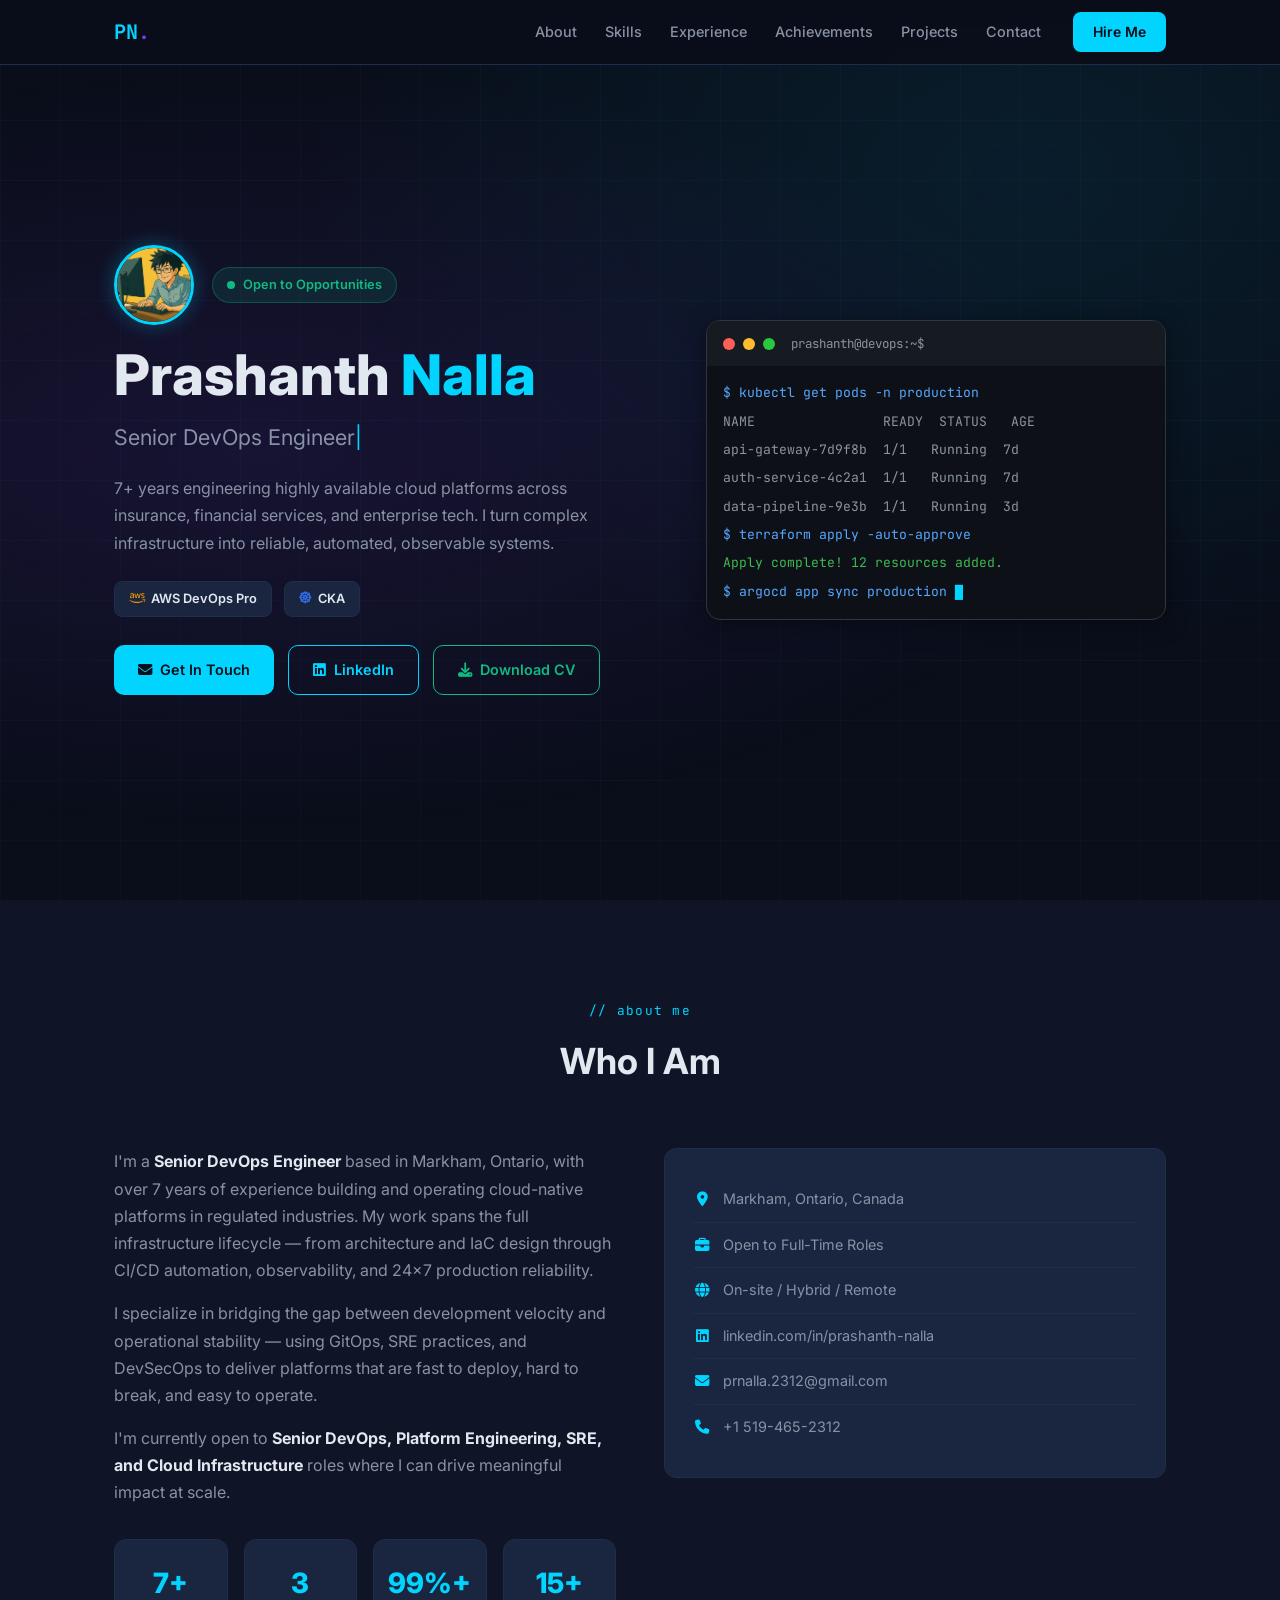
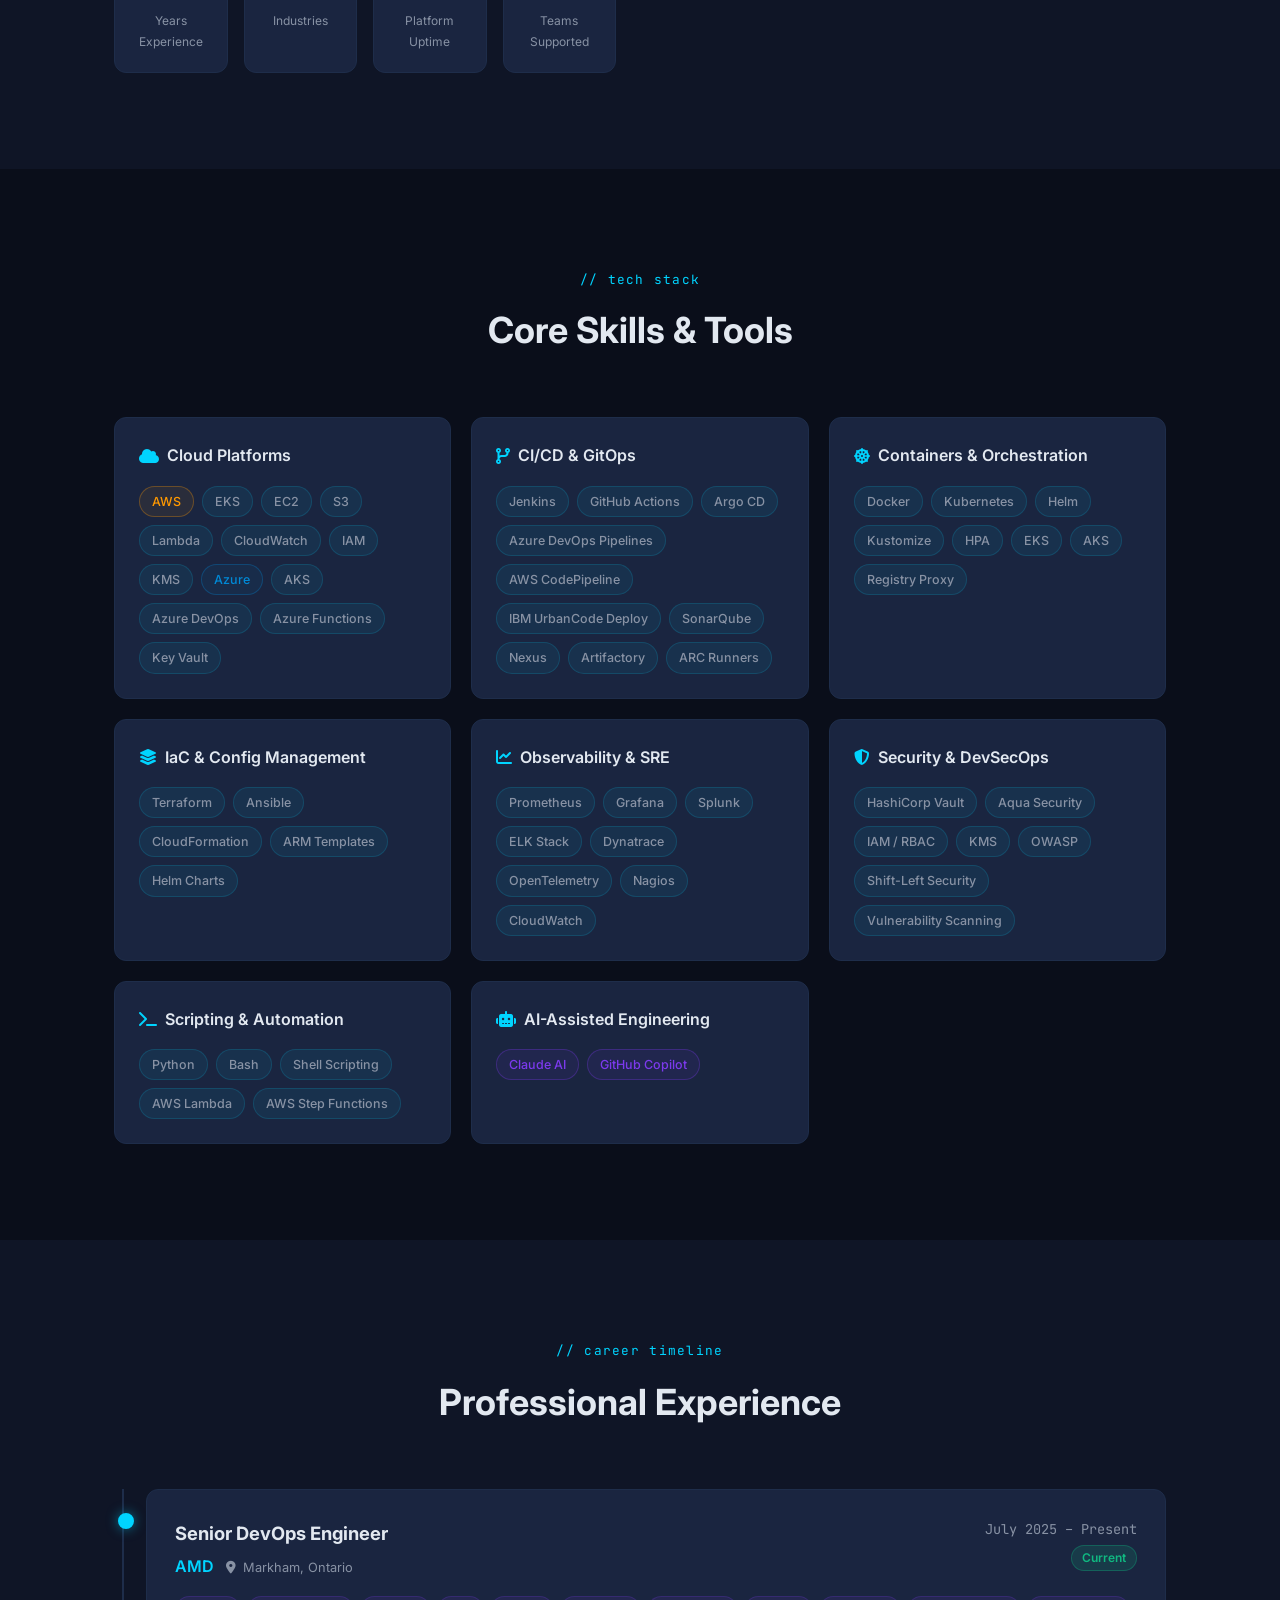
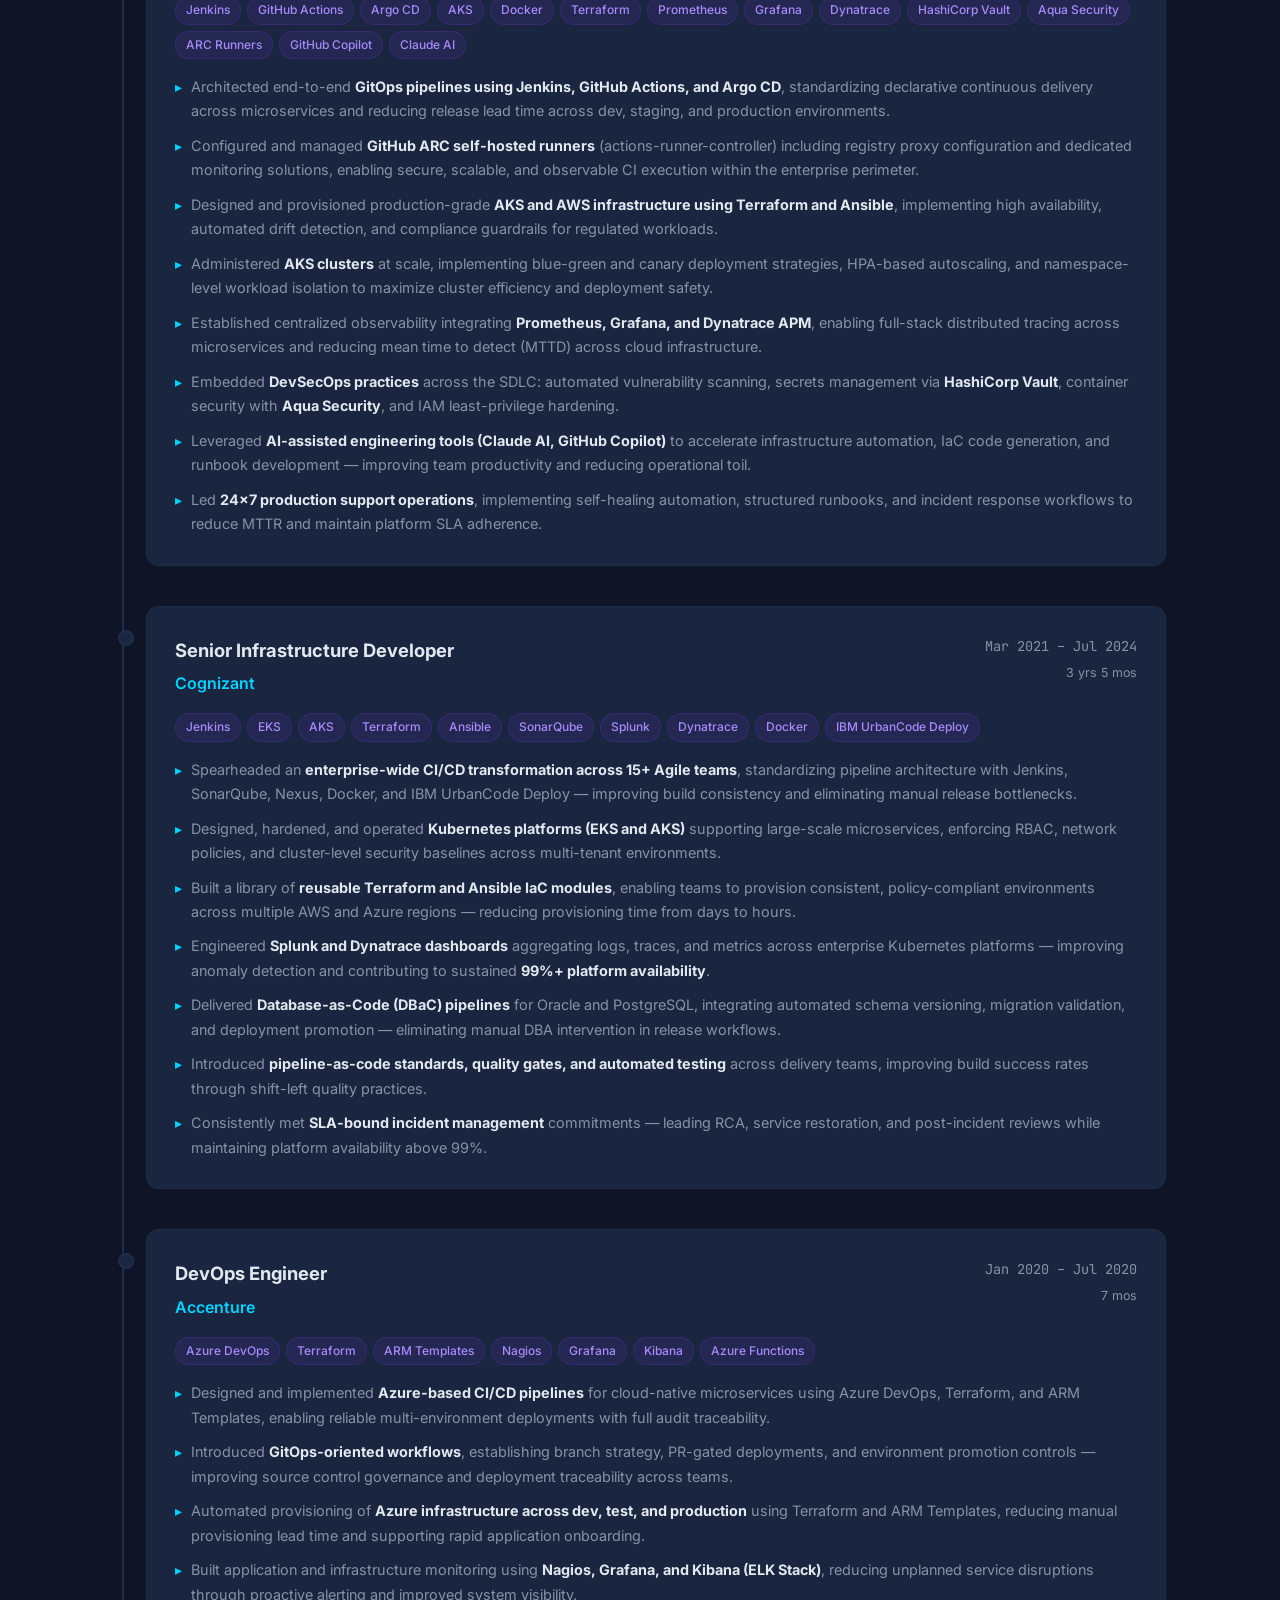
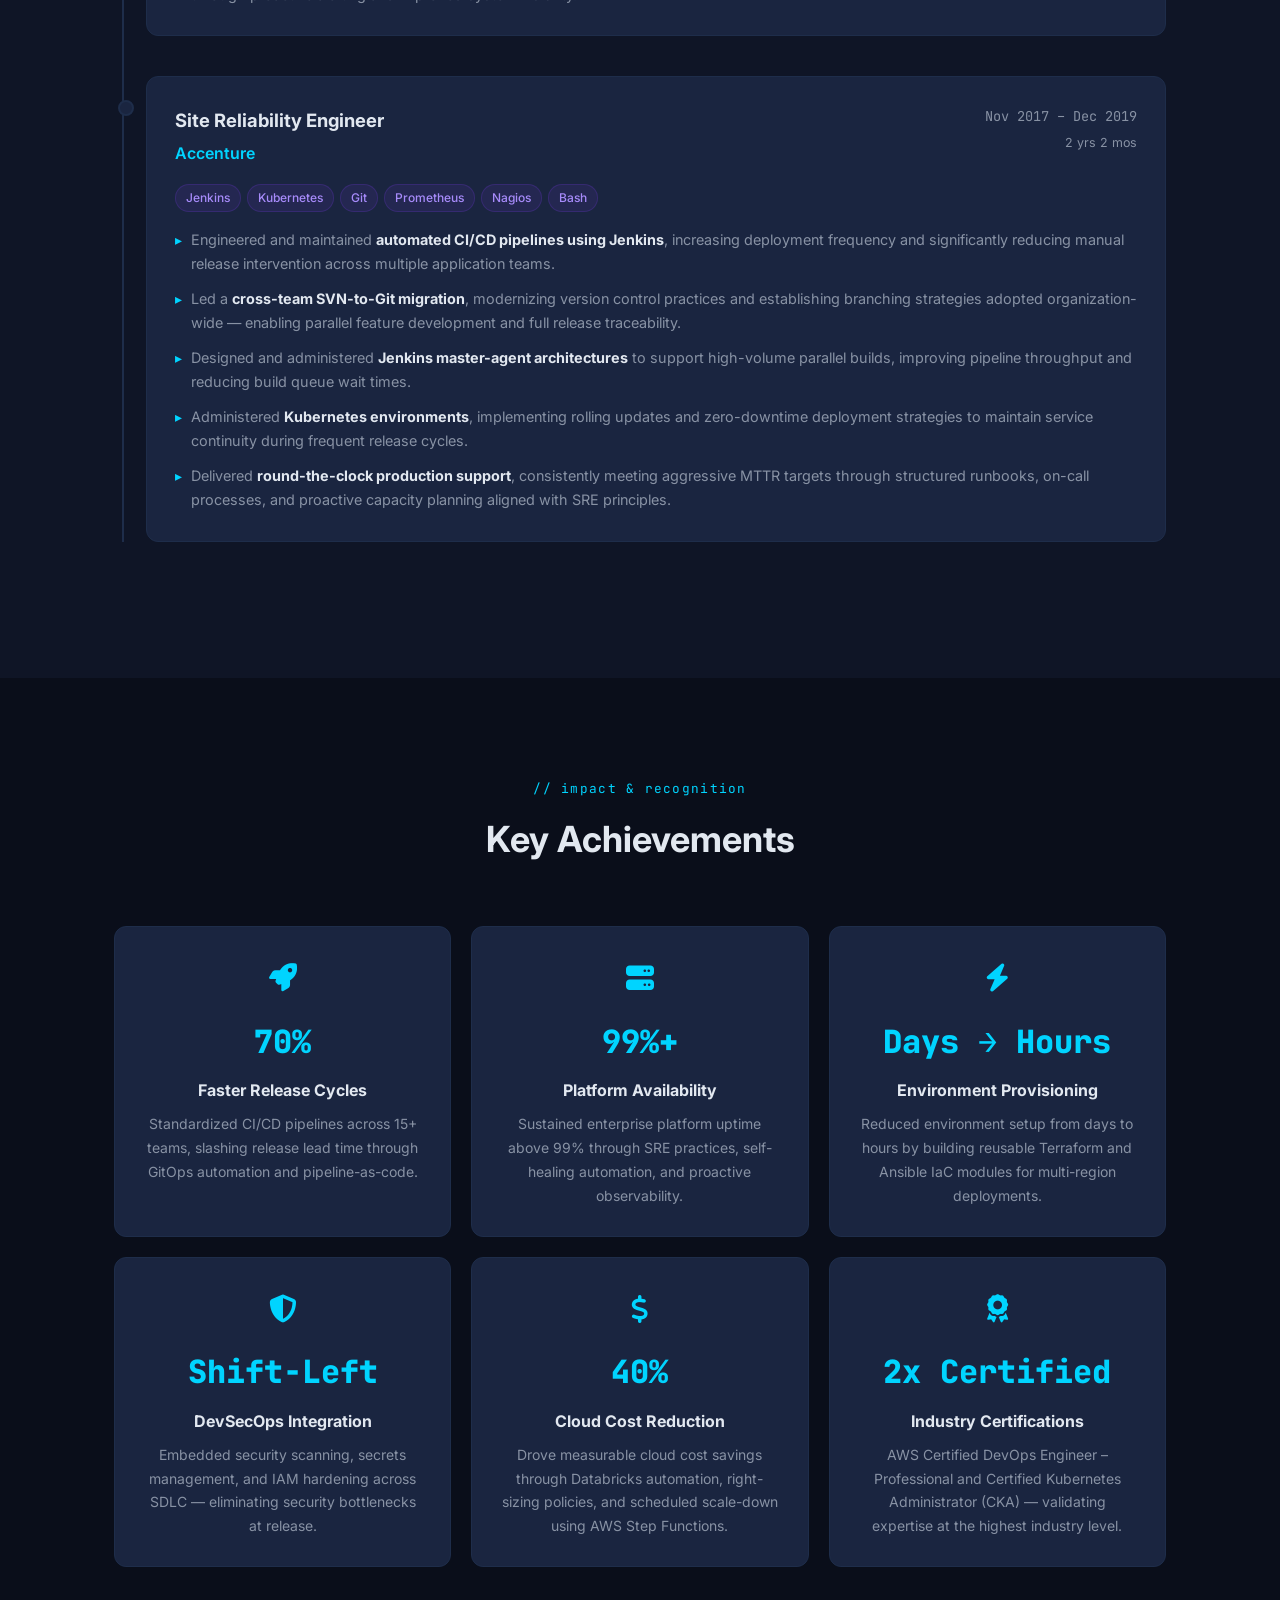
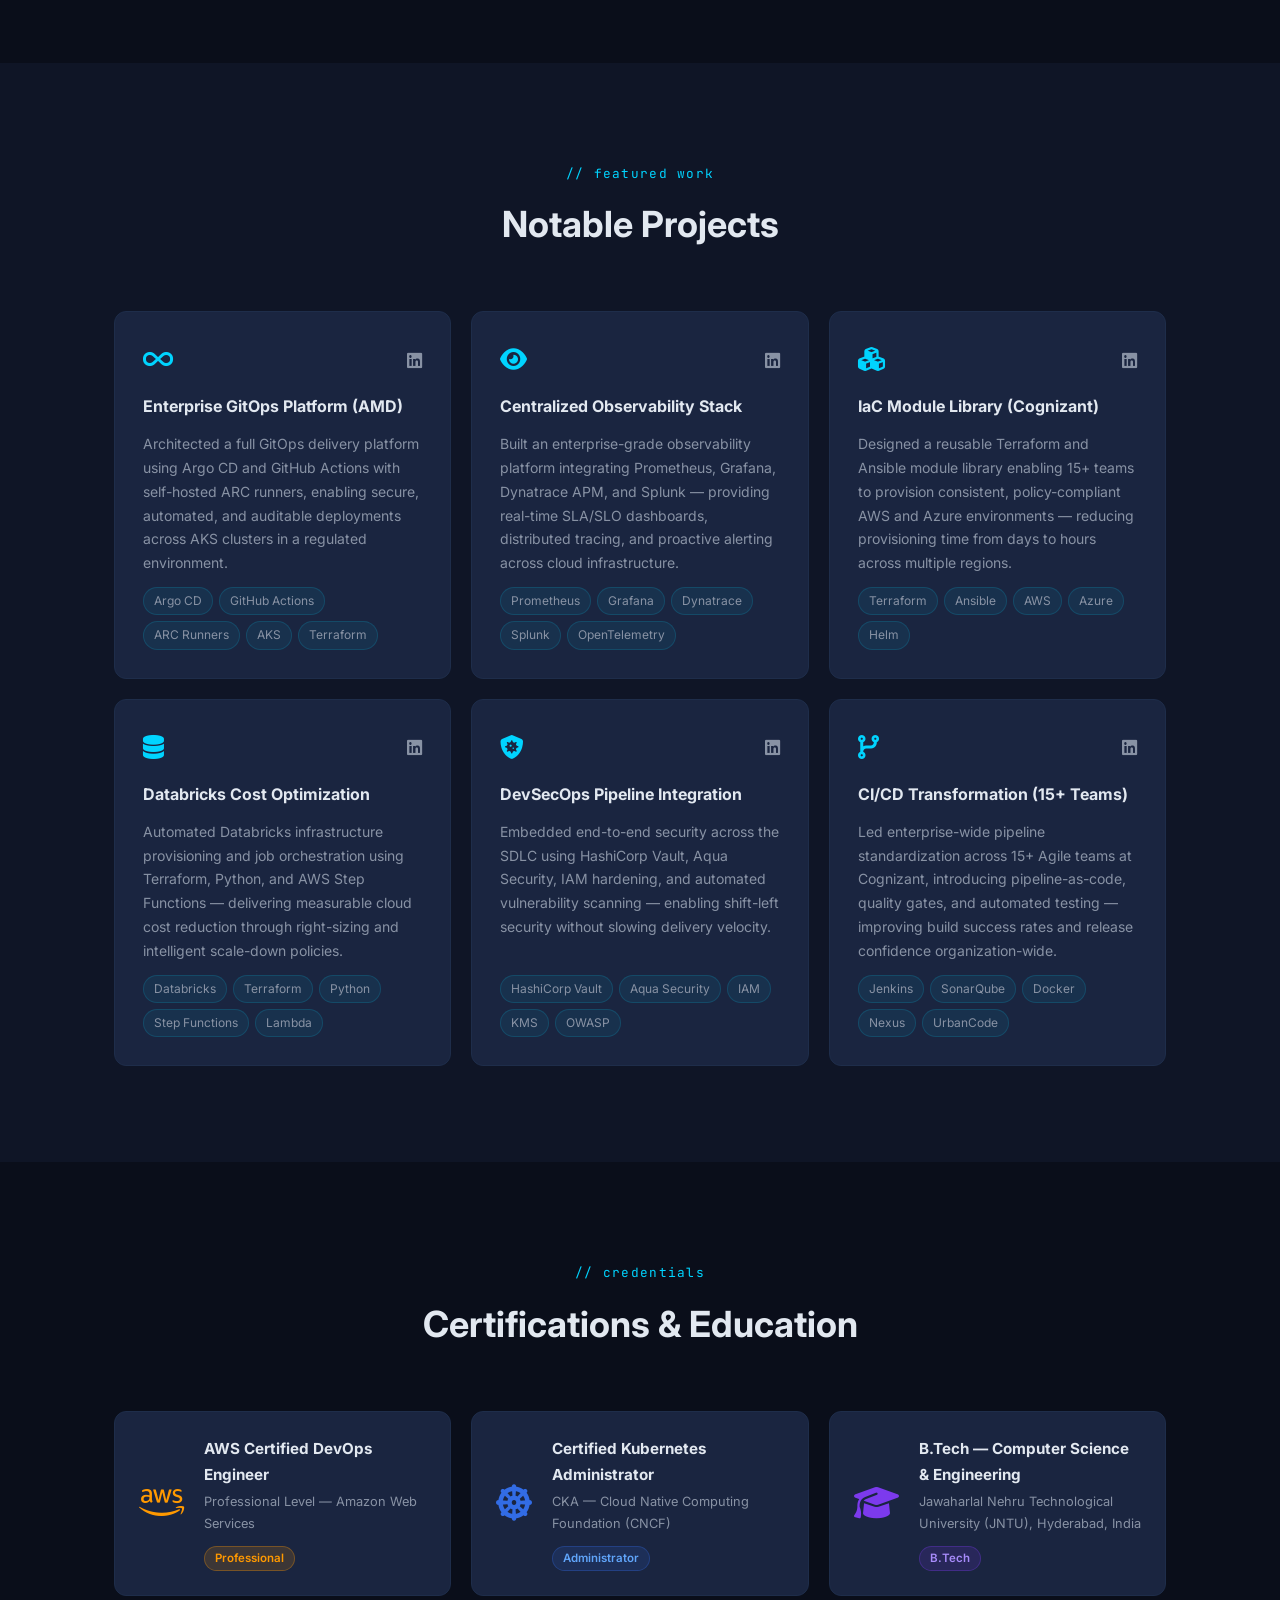
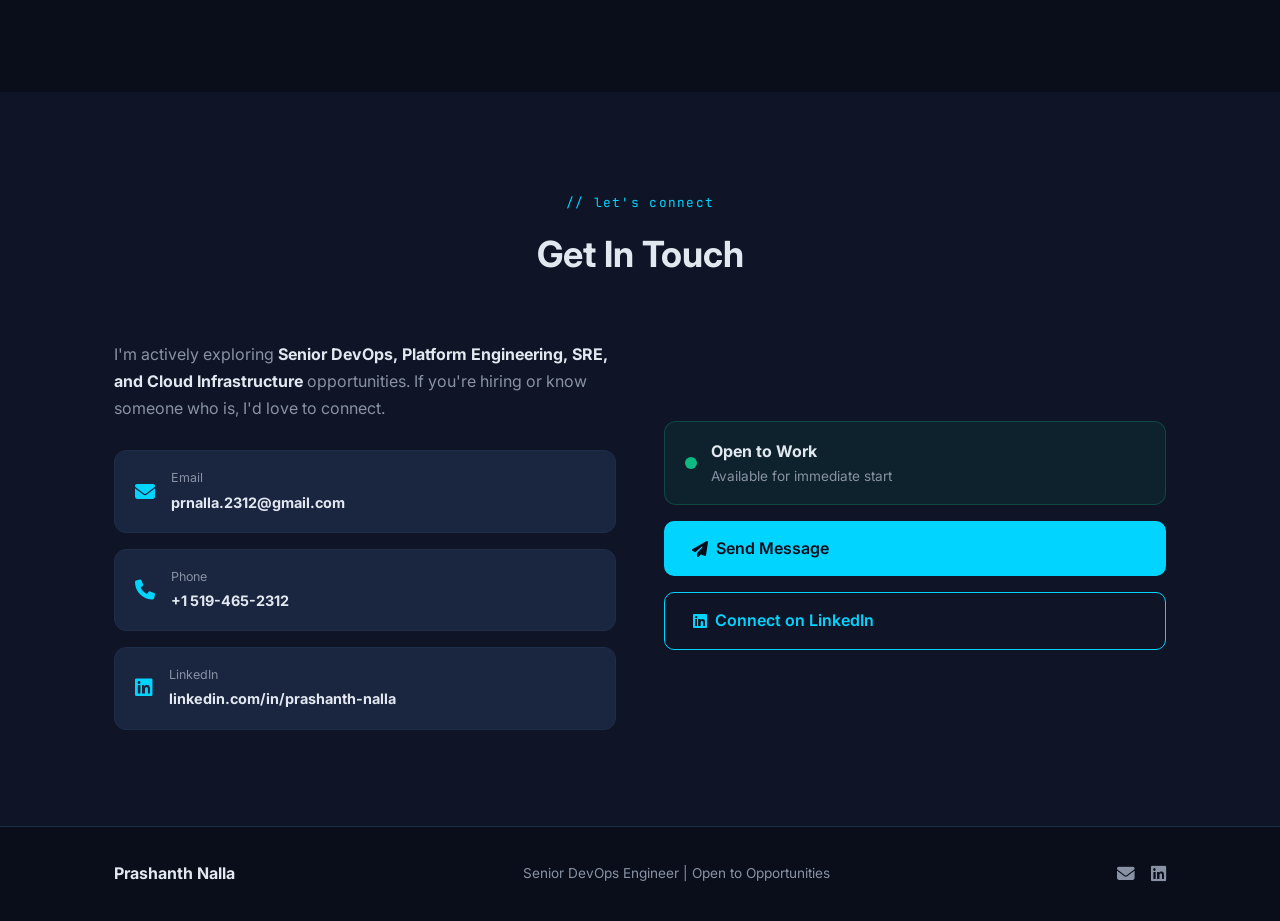
<file: index.html>
<!DOCTYPE html>
<html lang="en">
<head>
  <meta charset="UTF-8" />
  <meta name="viewport" content="width=device-width, initial-scale=1.0" />
  <meta name="description" content="Prashanth Nalla — Senior DevOps Engineer specializing in Cloud, SRE, GitOps, and Platform Engineering. Open to new opportunities." />
  <meta name="keywords" content="DevOps Engineer, SRE, Platform Engineering, Kubernetes, AWS, Azure, Terraform, GitOps, Cloud Infrastructure" />
  <meta name="author" content="Prashanth Nalla" />
  <title>Prashanth Nalla | Senior DevOps Engineer</title>
  <link rel="stylesheet" href="style.css" />
  <link rel="preconnect" href="https://fonts.googleapis.com" />
  <link rel="preconnect" href="https://fonts.gstatic.com" crossorigin />
  <link href="https://fonts.googleapis.com/css2?family=Inter:wght@300;400;500;600;700&family=JetBrains+Mono:wght@400;500&display=swap" rel="stylesheet" />
  <link rel="stylesheet" href="https://cdnjs.cloudflare.com/ajax/libs/font-awesome/6.5.0/css/all.min.css" />
</head>
<body>

  <!-- NAV -->
  <nav id="navbar">
    <div class="nav-container">
      <a href="#hero" class="nav-logo">PN<span class="dot">.</span></a>
      <ul class="nav-links">
        <li><a href="#about">About</a></li>
        <li><a href="#skills">Skills</a></li>
        <li><a href="#experience">Experience</a></li>
        <li><a href="#achievements">Achievements</a></li>
        <li><a href="#projects">Projects</a></li>
        <li><a href="#contact">Contact</a></li>
      </ul>
      <a href="#contact" class="nav-cta">Hire Me</a>
      <button class="hamburger" id="hamburger" aria-label="Toggle menu">
        <span></span><span></span><span></span>
      </button>
    </div>
  </nav>

  <!-- HERO -->
  <section id="hero">
    <div class="hero-bg">
      <div class="hero-grid"></div>
    </div>
    <div class="hero-content">
      <div class="hero-photo-row">
        <img src="images/profile.jpg" alt="Prashanth Nalla" class="hero-photo" />
        <div class="hero-badge">
          <span class="badge-dot"></span>
          Open to Opportunities
        </div>
      </div>
      <h1 class="hero-name">Prashanth <span class="accent">Nalla</span></h1>
      <h2 class="hero-title">
        <span class="typing-text" id="typingText"></span><span class="cursor">|</span>
      </h2>
      <p class="hero-summary">
        7+ years engineering highly available cloud platforms across insurance, financial services, and enterprise tech.
        I turn complex infrastructure into reliable, automated, observable systems.
      </p>
      <div class="hero-certs">
        <span class="cert-badge"><i class="fab fa-aws"></i> AWS DevOps Pro</span>
        <span class="cert-badge"><i class="fas fa-dharmachakra"></i> CKA</span>
      </div>
      <div class="hero-actions">
        <a href="mailto:prnalla.2312@gmail.com" class="btn btn-primary"><i class="fas fa-envelope"></i> Get In Touch</a>
        <a href="https://linkedin.com/in/prashanth-nalla-b593a0353" target="_blank" class="btn btn-secondary"><i class="fab fa-linkedin"></i> LinkedIn</a>
        <a href="Prashanth_Nalla_DevOps_Resume.pdf" download="Prashanth_Nalla_DevOps_Resume.pdf" class="btn btn-download"><i class="fas fa-download"></i> Download CV</a>
      </div>
    </div>
    <div class="hero-terminal">
      <div class="terminal-header">
        <span class="t-dot red"></span>
        <span class="t-dot yellow"></span>
        <span class="t-dot green"></span>
        <span class="t-title">prashanth@devops:~$</span>
      </div>
      <div class="terminal-body">
        <div class="t-line"><span class="t-cmd">$ kubectl get pods -n production</span></div>
        <div class="t-line t-out">NAME&nbsp;&nbsp;&nbsp;&nbsp;&nbsp;&nbsp;&nbsp;&nbsp;&nbsp;&nbsp;&nbsp;&nbsp;&nbsp;&nbsp;&nbsp;&nbsp;READY&nbsp;&nbsp;STATUS&nbsp;&nbsp;&nbsp;AGE</div>
        <div class="t-line t-out">api-gateway-7d9f8b&nbsp;&nbsp;1/1&nbsp;&nbsp;&nbsp;Running&nbsp;&nbsp;7d</div>
        <div class="t-line t-out">auth-service-4c2a1&nbsp;&nbsp;1/1&nbsp;&nbsp;&nbsp;Running&nbsp;&nbsp;7d</div>
        <div class="t-line t-out">data-pipeline-9e3b&nbsp;&nbsp;1/1&nbsp;&nbsp;&nbsp;Running&nbsp;&nbsp;3d</div>
        <div class="t-line"><span class="t-cmd">$ terraform apply -auto-approve</span></div>
        <div class="t-line t-success">Apply complete! 12 resources added.</div>
        <div class="t-line"><span class="t-cmd">$ argocd app sync production <span class="t-blink">&#9607;</span></span></div>
      </div>
    </div>
  </section>

  <!-- ABOUT -->
  <section id="about">
    <div class="container">
      <div class="section-header">
        <span class="section-tag">// about me</span>
        <h2>Who I Am</h2>
      </div>
      <div class="about-grid">
        <div class="about-text">
          <p>
            I'm a <strong>Senior DevOps Engineer</strong> based in Markham, Ontario, with over 7 years of experience
            building and operating cloud-native platforms in regulated industries. My work spans the full infrastructure
            lifecycle — from architecture and IaC design through CI/CD automation, observability, and 24x7 production reliability.
          </p>
          <p>
            I specialize in bridging the gap between development velocity and operational stability — using GitOps,
            SRE practices, and DevSecOps to deliver platforms that are fast to deploy, hard to break, and easy to operate.
          </p>
          <p>
            I'm currently open to <strong>Senior DevOps, Platform Engineering, SRE, and Cloud Infrastructure</strong> roles
            where I can drive meaningful impact at scale.
          </p>
          <div class="about-stats">
            <div class="stat"><span class="stat-num">7+</span><span class="stat-label">Years Experience</span></div>
            <div class="stat"><span class="stat-num">3</span><span class="stat-label">Industries</span></div>
            <div class="stat"><span class="stat-num">99%+</span><span class="stat-label">Platform Uptime</span></div>
            <div class="stat"><span class="stat-num">15+</span><span class="stat-label">Teams Supported</span></div>
          </div>
        </div>
        <div class="about-info">
          <div class="info-card">
            <div class="info-item"><i class="fas fa-map-marker-alt"></i><span>Markham, Ontario, Canada</span></div>
            <div class="info-item"><i class="fas fa-briefcase"></i><span>Open to Full-Time Roles</span></div>
            <div class="info-item"><i class="fas fa-globe"></i><span>On-site / Hybrid / Remote</span></div>
            <div class="info-item"><i class="fab fa-linkedin"></i><a href="https://linkedin.com/in/prashanth-nalla-b593a0353" target="_blank">linkedin.com/in/prashanth-nalla</a></div>
            <div class="info-item"><i class="fas fa-envelope"></i><a href="mailto:prnalla.2312@gmail.com">prnalla.2312@gmail.com</a></div>
            <div class="info-item"><i class="fas fa-phone"></i><span>+1 519-465-2312</span></div>
          </div>
        </div>
      </div>
    </div>
  </section>

  <!-- SKILLS -->
  <section id="skills">
    <div class="container">
      <div class="section-header">
        <span class="section-tag">// tech stack</span>
        <h2>Core Skills &amp; Tools</h2>
      </div>
      <div class="skills-grid">

        <div class="skill-category">
          <div class="skill-cat-header"><i class="fas fa-cloud"></i> Cloud Platforms</div>
          <div class="skill-tags">
            <span class="tag aws">AWS</span><span class="tag">EKS</span><span class="tag">EC2</span>
            <span class="tag">S3</span><span class="tag">Lambda</span><span class="tag">CloudWatch</span>
            <span class="tag">IAM</span><span class="tag">KMS</span>
            <span class="tag azure">Azure</span><span class="tag">AKS</span>
            <span class="tag">Azure DevOps</span><span class="tag">Azure Functions</span><span class="tag">Key Vault</span>
          </div>
        </div>

        <div class="skill-category">
          <div class="skill-cat-header"><i class="fas fa-code-branch"></i> CI/CD &amp; GitOps</div>
          <div class="skill-tags">
            <span class="tag">Jenkins</span><span class="tag">GitHub Actions</span><span class="tag">Argo CD</span>
            <span class="tag">Azure DevOps Pipelines</span><span class="tag">AWS CodePipeline</span>
            <span class="tag">IBM UrbanCode Deploy</span><span class="tag">SonarQube</span>
            <span class="tag">Nexus</span><span class="tag">Artifactory</span><span class="tag">ARC Runners</span>
          </div>
        </div>

        <div class="skill-category">
          <div class="skill-cat-header"><i class="fas fa-dharmachakra"></i> Containers &amp; Orchestration</div>
          <div class="skill-tags">
            <span class="tag">Docker</span><span class="tag">Kubernetes</span><span class="tag">Helm</span>
            <span class="tag">Kustomize</span><span class="tag">HPA</span><span class="tag">EKS</span>
            <span class="tag">AKS</span><span class="tag">Registry Proxy</span>
          </div>
        </div>

        <div class="skill-category">
          <div class="skill-cat-header"><i class="fas fa-layer-group"></i> IaC &amp; Config Management</div>
          <div class="skill-tags">
            <span class="tag">Terraform</span><span class="tag">Ansible</span><span class="tag">CloudFormation</span>
            <span class="tag">ARM Templates</span><span class="tag">Helm Charts</span>
          </div>
        </div>

        <div class="skill-category">
          <div class="skill-cat-header"><i class="fas fa-chart-line"></i> Observability &amp; SRE</div>
          <div class="skill-tags">
            <span class="tag">Prometheus</span><span class="tag">Grafana</span><span class="tag">Splunk</span>
            <span class="tag">ELK Stack</span><span class="tag">Dynatrace</span><span class="tag">OpenTelemetry</span>
            <span class="tag">Nagios</span><span class="tag">CloudWatch</span>
          </div>
        </div>

        <div class="skill-category">
          <div class="skill-cat-header"><i class="fas fa-shield-alt"></i> Security &amp; DevSecOps</div>
          <div class="skill-tags">
            <span class="tag">HashiCorp Vault</span><span class="tag">Aqua Security</span>
            <span class="tag">IAM / RBAC</span><span class="tag">KMS</span><span class="tag">OWASP</span>
            <span class="tag">Shift-Left Security</span><span class="tag">Vulnerability Scanning</span>
          </div>
        </div>

        <div class="skill-category">
          <div class="skill-cat-header"><i class="fas fa-terminal"></i> Scripting &amp; Automation</div>
          <div class="skill-tags">
            <span class="tag">Python</span><span class="tag">Bash</span><span class="tag">Shell Scripting</span>
            <span class="tag">AWS Lambda</span><span class="tag">AWS Step Functions</span>
          </div>
        </div>

        <div class="skill-category">
          <div class="skill-cat-header"><i class="fas fa-robot"></i> AI-Assisted Engineering</div>
          <div class="skill-tags">
            <span class="tag ai">Claude AI</span><span class="tag ai">GitHub Copilot</span>
          </div>
        </div>

      </div>
    </div>
  </section>

  <!-- EXPERIENCE -->
  <section id="experience">
    <div class="container">
      <div class="section-header">
        <span class="section-tag">// career timeline</span>
        <h2>Professional Experience</h2>
      </div>
      <div class="timeline">

        <!-- AMD -->
        <div class="timeline-item">
          <div class="timeline-marker current"></div>
          <div class="timeline-card">
            <div class="tc-header">
              <div>
                <h3 class="tc-role">Senior DevOps Engineer</h3>
                <div class="tc-company">AMD <span class="tc-location"><i class="fas fa-map-marker-alt"></i> Markham, Ontario</span></div>
              </div>
              <div class="tc-meta">
                <span class="tc-date">July 2025 – Present</span>
                <span class="tc-badge current-badge">Current</span>
              </div>
            </div>
            <div class="tc-stack">
              <span class="ts">Jenkins</span><span class="ts">GitHub Actions</span><span class="ts">Argo CD</span>
              <span class="ts">AKS</span><span class="ts">Docker</span><span class="ts">Terraform</span>
              <span class="ts">Prometheus</span><span class="ts">Grafana</span><span class="ts">Dynatrace</span>
              <span class="ts">HashiCorp Vault</span><span class="ts">Aqua Security</span>
              <span class="ts">ARC Runners</span><span class="ts">GitHub Copilot</span><span class="ts">Claude AI</span>
            </div>
            <ul class="tc-bullets">
              <li>Architected end-to-end <strong>GitOps pipelines using Jenkins, GitHub Actions, and Argo CD</strong>, standardizing declarative continuous delivery across microservices and reducing release lead time across dev, staging, and production environments.</li>
              <li>Configured and managed <strong>GitHub ARC self-hosted runners</strong> (actions-runner-controller) including registry proxy configuration and dedicated monitoring solutions, enabling secure, scalable, and observable CI execution within the enterprise perimeter.</li>
              <li>Designed and provisioned production-grade <strong>AKS and AWS infrastructure using Terraform and Ansible</strong>, implementing high availability, automated drift detection, and compliance guardrails for regulated workloads.</li>
              <li>Administered <strong>AKS clusters</strong> at scale, implementing blue-green and canary deployment strategies, HPA-based autoscaling, and namespace-level workload isolation to maximize cluster efficiency and deployment safety.</li>
              <li>Established centralized observability integrating <strong>Prometheus, Grafana, and Dynatrace APM</strong>, enabling full-stack distributed tracing across microservices and reducing mean time to detect (MTTD) across cloud infrastructure.</li>
              <li>Embedded <strong>DevSecOps practices</strong> across the SDLC: automated vulnerability scanning, secrets management via <strong>HashiCorp Vault</strong>, container security with <strong>Aqua Security</strong>, and IAM least-privilege hardening.</li>
              <li>Leveraged <strong>AI-assisted engineering tools (Claude AI, GitHub Copilot)</strong> to accelerate infrastructure automation, IaC code generation, and runbook development — improving team productivity and reducing operational toil.</li>
              <li>Led <strong>24x7 production support operations</strong>, implementing self-healing automation, structured runbooks, and incident response workflows to reduce MTTR and maintain platform SLA adherence.</li>
            </ul>
          </div>
        </div>

        <!-- Cognizant -->
        <div class="timeline-item">
          <div class="timeline-marker"></div>
          <div class="timeline-card">
            <div class="tc-header">
              <div>
                <h3 class="tc-role">Senior Infrastructure Developer</h3>
                <div class="tc-company">Cognizant</div>
              </div>
              <div class="tc-meta">
                <span class="tc-date">Mar 2021 – Jul 2024</span>
                <span class="tc-duration">3 yrs 5 mos</span>
              </div>
            </div>
            <div class="tc-stack">
              <span class="ts">Jenkins</span><span class="ts">EKS</span><span class="ts">AKS</span>
              <span class="ts">Terraform</span><span class="ts">Ansible</span><span class="ts">SonarQube</span>
              <span class="ts">Splunk</span><span class="ts">Dynatrace</span><span class="ts">Docker</span>
              <span class="ts">IBM UrbanCode Deploy</span>
            </div>
            <ul class="tc-bullets">
              <li>Spearheaded an <strong>enterprise-wide CI/CD transformation across 15+ Agile teams</strong>, standardizing pipeline architecture with Jenkins, SonarQube, Nexus, Docker, and IBM UrbanCode Deploy — improving build consistency and eliminating manual release bottlenecks.</li>
              <li>Designed, hardened, and operated <strong>Kubernetes platforms (EKS and AKS)</strong> supporting large-scale microservices, enforcing RBAC, network policies, and cluster-level security baselines across multi-tenant environments.</li>
              <li>Built a library of <strong>reusable Terraform and Ansible IaC modules</strong>, enabling teams to provision consistent, policy-compliant environments across multiple AWS and Azure regions — reducing provisioning time from days to hours.</li>
              <li>Engineered <strong>Splunk and Dynatrace dashboards</strong> aggregating logs, traces, and metrics across enterprise Kubernetes platforms — improving anomaly detection and contributing to sustained <strong>99%+ platform availability</strong>.</li>
              <li>Delivered <strong>Database-as-Code (DBaC) pipelines</strong> for Oracle and PostgreSQL, integrating automated schema versioning, migration validation, and deployment promotion — eliminating manual DBA intervention in release workflows.</li>
              <li>Introduced <strong>pipeline-as-code standards, quality gates, and automated testing</strong> across delivery teams, improving build success rates through shift-left quality practices.</li>
              <li>Consistently met <strong>SLA-bound incident management</strong> commitments — leading RCA, service restoration, and post-incident reviews while maintaining platform availability above 99%.</li>
            </ul>
          </div>
        </div>

        <!-- Accenture DevOps -->
        <div class="timeline-item">
          <div class="timeline-marker"></div>
          <div class="timeline-card">
            <div class="tc-header">
              <div>
                <h3 class="tc-role">DevOps Engineer</h3>
                <div class="tc-company">Accenture</div>
              </div>
              <div class="tc-meta">
                <span class="tc-date">Jan 2020 – Jul 2020</span>
                <span class="tc-duration">7 mos</span>
              </div>
            </div>
            <div class="tc-stack">
              <span class="ts">Azure DevOps</span><span class="ts">Terraform</span><span class="ts">ARM Templates</span>
              <span class="ts">Nagios</span><span class="ts">Grafana</span><span class="ts">Kibana</span><span class="ts">Azure Functions</span>
            </div>
            <ul class="tc-bullets">
              <li>Designed and implemented <strong>Azure-based CI/CD pipelines</strong> for cloud-native microservices using Azure DevOps, Terraform, and ARM Templates, enabling reliable multi-environment deployments with full audit traceability.</li>
              <li>Introduced <strong>GitOps-oriented workflows</strong>, establishing branch strategy, PR-gated deployments, and environment promotion controls — improving source control governance and deployment traceability across teams.</li>
              <li>Automated provisioning of <strong>Azure infrastructure across dev, test, and production</strong> using Terraform and ARM Templates, reducing manual provisioning lead time and supporting rapid application onboarding.</li>
              <li>Built application and infrastructure monitoring using <strong>Nagios, Grafana, and Kibana (ELK Stack)</strong>, reducing unplanned service disruptions through proactive alerting and improved system visibility.</li>
            </ul>
          </div>
        </div>

        <!-- Accenture SRE -->
        <div class="timeline-item">
          <div class="timeline-marker"></div>
          <div class="timeline-card">
            <div class="tc-header">
              <div>
                <h3 class="tc-role">Site Reliability Engineer</h3>
                <div class="tc-company">Accenture</div>
              </div>
              <div class="tc-meta">
                <span class="tc-date">Nov 2017 – Dec 2019</span>
                <span class="tc-duration">2 yrs 2 mos</span>
              </div>
            </div>
            <div class="tc-stack">
              <span class="ts">Jenkins</span><span class="ts">Kubernetes</span><span class="ts">Git</span>
              <span class="ts">Prometheus</span><span class="ts">Nagios</span><span class="ts">Bash</span>
            </div>
            <ul class="tc-bullets">
              <li>Engineered and maintained <strong>automated CI/CD pipelines using Jenkins</strong>, increasing deployment frequency and significantly reducing manual release intervention across multiple application teams.</li>
              <li>Led a <strong>cross-team SVN-to-Git migration</strong>, modernizing version control practices and establishing branching strategies adopted organization-wide — enabling parallel feature development and full release traceability.</li>
              <li>Designed and administered <strong>Jenkins master-agent architectures</strong> to support high-volume parallel builds, improving pipeline throughput and reducing build queue wait times.</li>
              <li>Administered <strong>Kubernetes environments</strong>, implementing rolling updates and zero-downtime deployment strategies to maintain service continuity during frequent release cycles.</li>
              <li>Delivered <strong>round-the-clock production support</strong>, consistently meeting aggressive MTTR targets through structured runbooks, on-call processes, and proactive capacity planning aligned with SRE principles.</li>
            </ul>
          </div>
        </div>

      </div>
    </div>
  </section>

  <!-- ACHIEVEMENTS -->
  <section id="achievements">
    <div class="container">
      <div class="section-header">
        <span class="section-tag">// impact &amp; recognition</span>
        <h2>Key Achievements</h2>
      </div>
      <div class="achievements-grid">
        <div class="achievement-card">
          <div class="ach-icon"><i class="fas fa-rocket"></i></div>
          <div class="ach-metric">70%</div>
          <div class="ach-title">Faster Release Cycles</div>
          <p>Standardized CI/CD pipelines across 15+ teams, slashing release lead time through GitOps automation and pipeline-as-code.</p>
        </div>
        <div class="achievement-card">
          <div class="ach-icon"><i class="fas fa-server"></i></div>
          <div class="ach-metric">99%+</div>
          <div class="ach-title">Platform Availability</div>
          <p>Sustained enterprise platform uptime above 99% through SRE practices, self-healing automation, and proactive observability.</p>
        </div>
        <div class="achievement-card">
          <div class="ach-icon"><i class="fas fa-bolt"></i></div>
          <div class="ach-metric">Days &#8594; Hours</div>
          <div class="ach-title">Environment Provisioning</div>
          <p>Reduced environment setup from days to hours by building reusable Terraform and Ansible IaC modules for multi-region deployments.</p>
        </div>
        <div class="achievement-card">
          <div class="ach-icon"><i class="fas fa-shield-alt"></i></div>
          <div class="ach-metric">Shift-Left</div>
          <div class="ach-title">DevSecOps Integration</div>
          <p>Embedded security scanning, secrets management, and IAM hardening across SDLC — eliminating security bottlenecks at release.</p>
        </div>
        <div class="achievement-card">
          <div class="ach-icon"><i class="fas fa-dollar-sign"></i></div>
          <div class="ach-metric">40%</div>
          <div class="ach-title">Cloud Cost Reduction</div>
          <p>Drove measurable cloud cost savings through Databricks automation, right-sizing policies, and scheduled scale-down using AWS Step Functions.</p>
        </div>
        <div class="achievement-card">
          <div class="ach-icon"><i class="fas fa-award"></i></div>
          <div class="ach-metric">2x Certified</div>
          <div class="ach-title">Industry Certifications</div>
          <p>AWS Certified DevOps Engineer – Professional and Certified Kubernetes Administrator (CKA) — validating expertise at the highest industry level.</p>
        </div>
      </div>
    </div>
  </section>

  <!-- PROJECTS -->
  <section id="projects">
    <div class="container">
      <div class="section-header">
        <span class="section-tag">// featured work</span>
        <h2>Notable Projects</h2>
      </div>
      <div class="projects-grid">

        <div class="project-card">
          <div class="project-header">
            <div class="project-icon"><i class="fas fa-infinity"></i></div>
            <div class="project-links">
              <a href="https://linkedin.com/in/prashanth-nalla-b593a0353" target="_blank" title="LinkedIn"><i class="fab fa-linkedin"></i></a>
            </div>
          </div>
          <h3>Enterprise GitOps Platform (AMD)</h3>
          <p>Architected a full GitOps delivery platform using Argo CD and GitHub Actions with self-hosted ARC runners, enabling secure, automated, and auditable deployments across AKS clusters in a regulated environment.</p>
          <div class="project-tags">
            <span>Argo CD</span><span>GitHub Actions</span><span>ARC Runners</span><span>AKS</span><span>Terraform</span>
          </div>
        </div>

        <div class="project-card">
          <div class="project-header">
            <div class="project-icon"><i class="fas fa-eye"></i></div>
            <div class="project-links">
              <a href="https://linkedin.com/in/prashanth-nalla-b593a0353" target="_blank" title="LinkedIn"><i class="fab fa-linkedin"></i></a>
            </div>
          </div>
          <h3>Centralized Observability Stack</h3>
          <p>Built an enterprise-grade observability platform integrating Prometheus, Grafana, Dynatrace APM, and Splunk — providing real-time SLA/SLO dashboards, distributed tracing, and proactive alerting across cloud infrastructure.</p>
          <div class="project-tags">
            <span>Prometheus</span><span>Grafana</span><span>Dynatrace</span><span>Splunk</span><span>OpenTelemetry</span>
          </div>
        </div>

        <div class="project-card">
          <div class="project-header">
            <div class="project-icon"><i class="fas fa-cubes"></i></div>
            <div class="project-links">
              <a href="https://linkedin.com/in/prashanth-nalla-b593a0353" target="_blank" title="LinkedIn"><i class="fab fa-linkedin"></i></a>
            </div>
          </div>
          <h3>IaC Module Library (Cognizant)</h3>
          <p>Designed a reusable Terraform and Ansible module library enabling 15+ teams to provision consistent, policy-compliant AWS and Azure environments — reducing provisioning time from days to hours across multiple regions.</p>
          <div class="project-tags">
            <span>Terraform</span><span>Ansible</span><span>AWS</span><span>Azure</span><span>Helm</span>
          </div>
        </div>

        <div class="project-card">
          <div class="project-header">
            <div class="project-icon"><i class="fas fa-database"></i></div>
            <div class="project-links">
              <a href="https://linkedin.com/in/prashanth-nalla-b593a0353" target="_blank" title="LinkedIn"><i class="fab fa-linkedin"></i></a>
            </div>
          </div>
          <h3>Databricks Cost Optimization</h3>
          <p>Automated Databricks infrastructure provisioning and job orchestration using Terraform, Python, and AWS Step Functions — delivering measurable cloud cost reduction through right-sizing and intelligent scale-down policies.</p>
          <div class="project-tags">
            <span>Databricks</span><span>Terraform</span><span>Python</span><span>Step Functions</span><span>Lambda</span>
          </div>
        </div>

        <div class="project-card">
          <div class="project-header">
            <div class="project-icon"><i class="fas fa-shield-virus"></i></div>
            <div class="project-links">
              <a href="https://linkedin.com/in/prashanth-nalla-b593a0353" target="_blank" title="LinkedIn"><i class="fab fa-linkedin"></i></a>
            </div>
          </div>
          <h3>DevSecOps Pipeline Integration</h3>
          <p>Embedded end-to-end security across the SDLC using HashiCorp Vault, Aqua Security, IAM hardening, and automated vulnerability scanning — enabling shift-left security without slowing delivery velocity.</p>
          <div class="project-tags">
            <span>HashiCorp Vault</span><span>Aqua Security</span><span>IAM</span><span>KMS</span><span>OWASP</span>
          </div>
        </div>

        <div class="project-card">
          <div class="project-header">
            <div class="project-icon"><i class="fas fa-code-branch"></i></div>
            <div class="project-links">
              <a href="https://linkedin.com/in/prashanth-nalla-b593a0353" target="_blank" title="LinkedIn"><i class="fab fa-linkedin"></i></a>
            </div>
          </div>
          <h3>CI/CD Transformation (15+ Teams)</h3>
          <p>Led enterprise-wide pipeline standardization across 15+ Agile teams at Cognizant, introducing pipeline-as-code, quality gates, and automated testing — improving build success rates and release confidence organization-wide.</p>
          <div class="project-tags">
            <span>Jenkins</span><span>SonarQube</span><span>Docker</span><span>Nexus</span><span>UrbanCode</span>
          </div>
        </div>

      </div>
    </div>
  </section>

  <!-- CERTIFICATIONS & EDUCATION -->
  <section id="certs">
    <div class="container">
      <div class="section-header">
        <span class="section-tag">// credentials</span>
        <h2>Certifications &amp; Education</h2>
      </div>
      <div class="certs-grid">
        <div class="cert-card">
          <div class="cert-logo"><i class="fab fa-aws"></i></div>
          <div class="cert-info">
            <h3>AWS Certified DevOps Engineer</h3>
            <p>Professional Level — Amazon Web Services</p>
            <span class="cert-level pro">Professional</span>
          </div>
        </div>
        <div class="cert-card">
          <div class="cert-logo cka"><i class="fas fa-dharmachakra"></i></div>
          <div class="cert-info">
            <h3>Certified Kubernetes Administrator</h3>
            <p>CKA — Cloud Native Computing Foundation (CNCF)</p>
            <span class="cert-level cka-badge">Administrator</span>
          </div>
        </div>
        <div class="cert-card edu">
          <div class="cert-logo edu-logo"><i class="fas fa-graduation-cap"></i></div>
          <div class="cert-info">
            <h3>B.Tech — Computer Science &amp; Engineering</h3>
            <p>Jawaharlal Nehru Technological University (JNTU), Hyderabad, India</p>
            <span class="cert-level edu-badge">B.Tech</span>
          </div>
        </div>
      </div>
    </div>
  </section>

  <!-- CONTACT -->
  <section id="contact">
    <div class="container">
      <div class="section-header">
        <span class="section-tag">// let's connect</span>
        <h2>Get In Touch</h2>
      </div>
      <div class="contact-wrapper">
        <div class="contact-text">
          <p>I'm actively exploring <strong>Senior DevOps, Platform Engineering, SRE, and Cloud Infrastructure</strong> opportunities.
          If you're hiring or know someone who is, I'd love to connect.</p>
          <div class="contact-links">
            <a href="mailto:prnalla.2312@gmail.com" class="contact-link">
              <i class="fas fa-envelope"></i>
              <div><span>Email</span><strong>prnalla.2312@gmail.com</strong></div>
            </a>
            <a href="tel:+15194652312" class="contact-link">
              <i class="fas fa-phone"></i>
              <div><span>Phone</span><strong>+1 519-465-2312</strong></div>
            </a>
            <a href="https://linkedin.com/in/prashanth-nalla-b593a0353" target="_blank" class="contact-link">
              <i class="fab fa-linkedin"></i>
              <div><span>LinkedIn</span><strong>linkedin.com/in/prashanth-nalla</strong></div>
            </a>
          </div>
        </div>
        <div class="contact-cta">
          <div class="open-to-work">
            <div class="otw-dot"></div>
            <div>
              <strong>Open to Work</strong>
              <p>Available for immediate start</p>
            </div>
          </div>
          <a href="mailto:prnalla.2312@gmail.com?subject=DevOps%20Opportunity%20for%20Prashanth%20Nalla" class="btn btn-primary btn-lg">
            <i class="fas fa-paper-plane"></i> Send Message
          </a>
          <a href="https://linkedin.com/in/prashanth-nalla-b593a0353" target="_blank" class="btn btn-secondary btn-lg">
            <i class="fab fa-linkedin"></i> Connect on LinkedIn
          </a>
        </div>
      </div>
    </div>
  </section>

  <!-- FOOTER -->
  <footer>
    <div class="container">
      <div class="footer-content">
        <span class="footer-logo">Prashanth Nalla</span>
        <span class="footer-copy">Senior DevOps Engineer | Open to Opportunities</span>
        <div class="footer-links">
          <a href="mailto:prnalla.2312@gmail.com"><i class="fas fa-envelope"></i></a>
          <a href="https://linkedin.com/in/prashanth-nalla-b593a0353" target="_blank"><i class="fab fa-linkedin"></i></a>
        </div>
      </div>
    </div>
  </footer>

  <script src="script.js"></script>
</body>
</html>
</file>
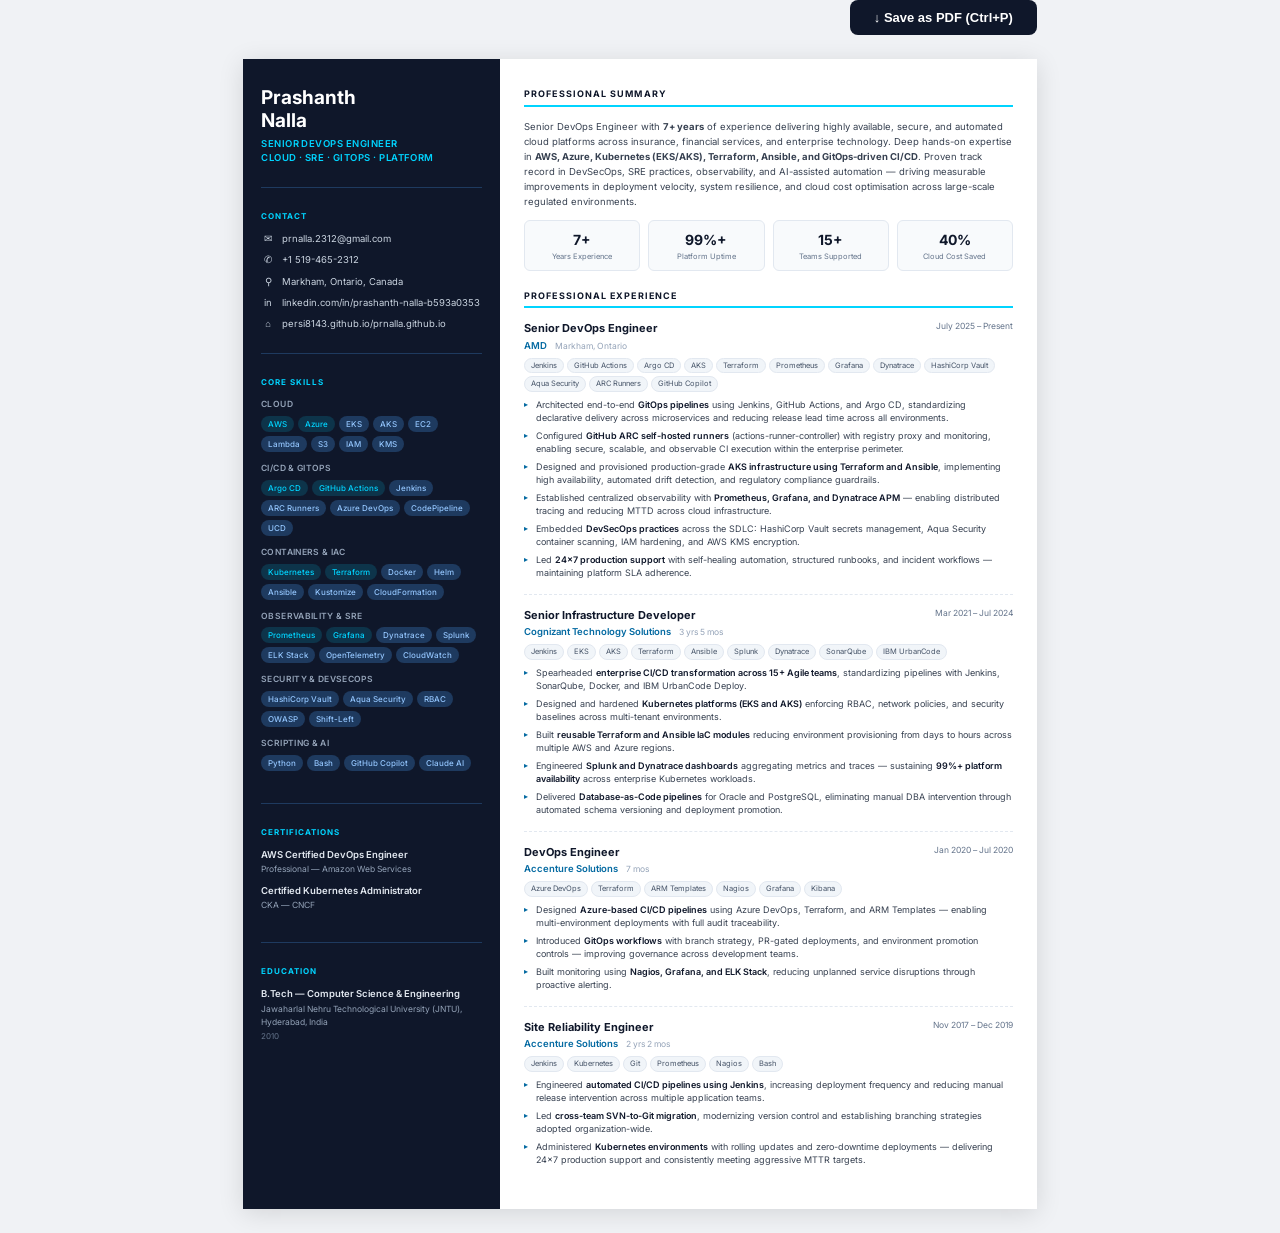
<file: resume.html>
<!DOCTYPE html>
<html lang="en">
<head>
  <meta charset="UTF-8" />
  <meta name="viewport" content="width=device-width, initial-scale=1.0" />
  <title>Prashanth Nalla — Resume</title>
  <link href="https://fonts.googleapis.com/css2?family=Inter:wght@300;400;500;600;700&display=swap" rel="stylesheet" />
  <style>
    * { box-sizing: border-box; margin: 0; padding: 0; }

    body {
      font-family: 'Inter', sans-serif;
      font-size: 11px;
      color: #1a1a2e;
      background: #f0f2f5;
      line-height: 1.5;
    }

    .page {
      width: 210mm;
      min-height: 297mm;
      margin: 24px auto;
      background: #fff;
      box-shadow: 0 4px 24px rgba(0,0,0,0.12);
      display: grid;
      grid-template-columns: 68mm 1fr;
    }

    /* ── SIDEBAR ── */
    .sidebar {
      background: #0f172a;
      color: #e2e8f0;
      padding: 28px 18px;
      display: flex;
      flex-direction: column;
      gap: 22px;
    }

    .profile-name {
      font-size: 19px;
      font-weight: 700;
      color: #fff;
      line-height: 1.2;
    }

    .profile-title {
      font-size: 9.5px;
      color: #00d4ff;
      font-weight: 600;
      margin-top: 4px;
      text-transform: uppercase;
      letter-spacing: .05em;
    }

    .sidebar-divider {
      border: none;
      border-top: 1px solid #1e3a5f;
      margin: 0;
    }

    .sidebar-section-title {
      font-size: 8px;
      font-weight: 700;
      text-transform: uppercase;
      letter-spacing: .12em;
      color: #00d4ff;
      margin-bottom: 10px;
    }

    /* Contact */
    .contact-list { display: flex; flex-direction: column; gap: 7px; }
    .contact-item { display: flex; align-items: flex-start; gap: 7px; font-size: 9.5px; color: #cbd5e1; }
    .contact-icon { width: 14px; flex-shrink: 0; text-align: center; }

    /* Skills */
    .skill-group { margin-bottom: 10px; }
    .skill-group-label { font-size: 8.5px; font-weight: 600; color: #94a3b8; margin-bottom: 5px; text-transform: uppercase; letter-spacing: .04em; }
    .skill-tags { display: flex; flex-wrap: wrap; gap: 4px; }
    .skill-tag {
      background: #1e3a5f;
      color: #93c5fd;
      font-size: 8px;
      padding: 2px 7px;
      border-radius: 100px;
      font-weight: 500;
    }
    .skill-tag.highlight {
      background: rgba(0,212,255,0.15);
      color: #00d4ff;
    }

    /* Certs */
    .cert-item { margin-bottom: 8px; }
    .cert-name { font-size: 9.5px; font-weight: 600; color: #e2e8f0; }
    .cert-body { font-size: 8.5px; color: #94a3b8; margin-top: 1px; }

    /* Education */
    .edu-degree { font-size: 9.5px; font-weight: 600; color: #e2e8f0; }
    .edu-school { font-size: 8.5px; color: #94a3b8; margin-top: 2px; }
    .edu-year { font-size: 8px; color: #64748b; margin-top: 1px; }

    /* ── MAIN CONTENT ── */
    .main {
      padding: 28px 24px;
      display: flex;
      flex-direction: column;
      gap: 18px;
    }

    .main-section-title {
      font-size: 9px;
      font-weight: 700;
      text-transform: uppercase;
      letter-spacing: .12em;
      color: #0f172a;
      border-bottom: 2px solid #00d4ff;
      padding-bottom: 4px;
      margin-bottom: 12px;
    }

    /* Summary */
    .summary-text {
      font-size: 9.5px;
      color: #374151;
      line-height: 1.6;
    }

    /* Stats row */
    .stats-row {
      display: grid;
      grid-template-columns: repeat(4, 1fr);
      gap: 8px;
      margin-top: 10px;
    }
    .stat-box {
      background: #f8fafc;
      border: 1px solid #e2e8f0;
      border-radius: 6px;
      padding: 8px 6px;
      text-align: center;
    }
    .stat-num { font-size: 14px; font-weight: 700; color: #0f172a; display: block; }
    .stat-lbl { font-size: 7.5px; color: #64748b; display: block; margin-top: 1px; }

    /* Experience */
    .exp-item { margin-bottom: 14px; }
    .exp-header { display: flex; justify-content: space-between; align-items: flex-start; margin-bottom: 2px; }
    .exp-role { font-size: 11px; font-weight: 700; color: #0f172a; }
    .exp-date { font-size: 8.5px; color: #64748b; white-space: nowrap; margin-left: 8px; flex-shrink: 0; }
    .exp-company { font-size: 9.5px; font-weight: 600; color: #0369a1; margin-bottom: 5px; }
    .exp-location { font-size: 8.5px; color: #94a3b8; font-weight: 400; margin-left: 6px; }
    .exp-stack { display: flex; flex-wrap: wrap; gap: 3px; margin-bottom: 6px; }
    .exp-tag {
      background: #f1f5f9;
      color: #475569;
      font-size: 7.5px;
      padding: 1px 6px;
      border-radius: 100px;
      border: 1px solid #e2e8f0;
    }
    .exp-bullets { list-style: none; display: flex; flex-direction: column; gap: 4px; }
    .exp-bullets li {
      font-size: 9px;
      color: #374151;
      padding-left: 12px;
      position: relative;
      line-height: 1.5;
    }
    .exp-bullets li::before { content: '▸'; position: absolute; left: 0; color: #0369a1; font-size: 8px; }
    .exp-bullets strong { color: #0f172a; font-weight: 600; }

    .exp-divider { border: none; border-top: 1px dashed #e2e8f0; margin: 12px 0; }

    /* Print */
    .print-btn {
      display: block;
      width: 210mm;
      margin: 0 auto 12px;
      text-align: right;
    }
    .print-btn button {
      background: #0f172a;
      color: #fff;
      border: none;
      padding: 10px 24px;
      border-radius: 8px;
      font-size: 13px;
      font-weight: 600;
      cursor: pointer;
      display: inline-flex;
      align-items: center;
      gap: 8px;
    }
    .print-btn button:hover { background: #1e3a5f; }

    @media print {
      body { background: #fff; }
      .print-btn { display: none; }
      .page { margin: 0; box-shadow: none; width: 100%; min-height: 100vh; }
      @page { margin: 0; size: A4; }
    }
  </style>
</head>
<body>

  <div class="print-btn">
    <button onclick="window.print()">&#8595; Save as PDF (Ctrl+P)</button>
  </div>

  <div class="page">

    <!-- ══ SIDEBAR ══ -->
    <aside class="sidebar">

      <div>
        <div class="profile-name">Prashanth<br>Nalla</div>
        <div class="profile-title">Senior DevOps Engineer<br>Cloud · SRE · GitOps · Platform</div>
      </div>

      <hr class="sidebar-divider" />

      <!-- Contact -->
      <div>
        <div class="sidebar-section-title">Contact</div>
        <div class="contact-list">
          <div class="contact-item"><span class="contact-icon">✉</span><span>prnalla.2312@gmail.com</span></div>
          <div class="contact-item"><span class="contact-icon">✆</span><span>+1 519-465-2312</span></div>
          <div class="contact-item"><span class="contact-icon">⚲</span><span>Markham, Ontario, Canada</span></div>
          <div class="contact-item"><span class="contact-icon">in</span><span>linkedin.com/in/prashanth-nalla-b593a0353</span></div>
          <div class="contact-item"><span class="contact-icon">⌂</span><span>persi8143.github.io/prnalla.github.io</span></div>
        </div>
      </div>

      <hr class="sidebar-divider" />

      <!-- Skills -->
      <div>
        <div class="sidebar-section-title">Core Skills</div>

        <div class="skill-group">
          <div class="skill-group-label">Cloud</div>
          <div class="skill-tags">
            <span class="skill-tag highlight">AWS</span>
            <span class="skill-tag highlight">Azure</span>
            <span class="skill-tag">EKS</span>
            <span class="skill-tag">AKS</span>
            <span class="skill-tag">EC2</span>
            <span class="skill-tag">Lambda</span>
            <span class="skill-tag">S3</span>
            <span class="skill-tag">IAM</span>
            <span class="skill-tag">KMS</span>
          </div>
        </div>

        <div class="skill-group">
          <div class="skill-group-label">CI/CD & GitOps</div>
          <div class="skill-tags">
            <span class="skill-tag highlight">Argo CD</span>
            <span class="skill-tag highlight">GitHub Actions</span>
            <span class="skill-tag">Jenkins</span>
            <span class="skill-tag">ARC Runners</span>
            <span class="skill-tag">Azure DevOps</span>
            <span class="skill-tag">CodePipeline</span>
            <span class="skill-tag">UCD</span>
          </div>
        </div>

        <div class="skill-group">
          <div class="skill-group-label">Containers & IaC</div>
          <div class="skill-tags">
            <span class="skill-tag highlight">Kubernetes</span>
            <span class="skill-tag highlight">Terraform</span>
            <span class="skill-tag">Docker</span>
            <span class="skill-tag">Helm</span>
            <span class="skill-tag">Ansible</span>
            <span class="skill-tag">Kustomize</span>
            <span class="skill-tag">CloudFormation</span>
          </div>
        </div>

        <div class="skill-group">
          <div class="skill-group-label">Observability & SRE</div>
          <div class="skill-tags">
            <span class="skill-tag highlight">Prometheus</span>
            <span class="skill-tag highlight">Grafana</span>
            <span class="skill-tag">Dynatrace</span>
            <span class="skill-tag">Splunk</span>
            <span class="skill-tag">ELK Stack</span>
            <span class="skill-tag">OpenTelemetry</span>
            <span class="skill-tag">CloudWatch</span>
          </div>
        </div>

        <div class="skill-group">
          <div class="skill-group-label">Security & DevSecOps</div>
          <div class="skill-tags">
            <span class="skill-tag">HashiCorp Vault</span>
            <span class="skill-tag">Aqua Security</span>
            <span class="skill-tag">RBAC</span>
            <span class="skill-tag">OWASP</span>
            <span class="skill-tag">Shift-Left</span>
          </div>
        </div>

        <div class="skill-group">
          <div class="skill-group-label">Scripting & AI</div>
          <div class="skill-tags">
            <span class="skill-tag">Python</span>
            <span class="skill-tag">Bash</span>
            <span class="skill-tag">GitHub Copilot</span>
            <span class="skill-tag">Claude AI</span>
          </div>
        </div>
      </div>

      <hr class="sidebar-divider" />

      <!-- Certifications -->
      <div>
        <div class="sidebar-section-title">Certifications</div>
        <div class="cert-item">
          <div class="cert-name">AWS Certified DevOps Engineer</div>
          <div class="cert-body">Professional — Amazon Web Services</div>
        </div>
        <div class="cert-item">
          <div class="cert-name">Certified Kubernetes Administrator</div>
          <div class="cert-body">CKA — CNCF</div>
        </div>
      </div>

      <hr class="sidebar-divider" />

      <!-- Education -->
      <div>
        <div class="sidebar-section-title">Education</div>
        <div class="edu-degree">B.Tech — Computer Science &amp; Engineering</div>
        <div class="edu-school">Jawaharlal Nehru Technological University (JNTU), Hyderabad, India</div>
        <div class="edu-year">2010</div>
      </div>

    </aside>

    <!-- ══ MAIN ══ -->
    <main class="main">

      <!-- Summary -->
      <div>
        <div class="main-section-title">Professional Summary</div>
        <p class="summary-text">
          Senior DevOps Engineer with <strong>7+ years</strong> of experience delivering highly available, secure, and automated cloud platforms across insurance, financial services, and enterprise technology. Deep hands-on expertise in <strong>AWS, Azure, Kubernetes (EKS/AKS), Terraform, Ansible, and GitOps-driven CI/CD</strong>. Proven track record in DevSecOps, SRE practices, observability, and AI-assisted automation — driving measurable improvements in deployment velocity, system resilience, and cloud cost optimisation across large-scale regulated environments.
        </p>
        <div class="stats-row">
          <div class="stat-box"><span class="stat-num">7+</span><span class="stat-lbl">Years Experience</span></div>
          <div class="stat-box"><span class="stat-num">99%+</span><span class="stat-lbl">Platform Uptime</span></div>
          <div class="stat-box"><span class="stat-num">15+</span><span class="stat-lbl">Teams Supported</span></div>
          <div class="stat-box"><span class="stat-num">40%</span><span class="stat-lbl">Cloud Cost Saved</span></div>
        </div>
      </div>

      <!-- Experience -->
      <div>
        <div class="main-section-title">Professional Experience</div>

        <!-- AMD -->
        <div class="exp-item">
          <div class="exp-header">
            <div class="exp-role">Senior DevOps Engineer</div>
            <div class="exp-date">July 2025 – Present</div>
          </div>
          <div class="exp-company">AMD <span class="exp-location">Markham, Ontario</span></div>
          <div class="exp-stack">
            <span class="exp-tag">Jenkins</span><span class="exp-tag">GitHub Actions</span>
            <span class="exp-tag">Argo CD</span><span class="exp-tag">AKS</span>
            <span class="exp-tag">Terraform</span><span class="exp-tag">Prometheus</span>
            <span class="exp-tag">Grafana</span><span class="exp-tag">Dynatrace</span>
            <span class="exp-tag">HashiCorp Vault</span><span class="exp-tag">Aqua Security</span>
            <span class="exp-tag">ARC Runners</span><span class="exp-tag">GitHub Copilot</span>
          </div>
          <ul class="exp-bullets">
            <li>Architected end-to-end <strong>GitOps pipelines</strong> using Jenkins, GitHub Actions, and Argo CD, standardizing declarative delivery across microservices and reducing release lead time across all environments.</li>
            <li>Configured <strong>GitHub ARC self-hosted runners</strong> (actions-runner-controller) with registry proxy and monitoring, enabling secure, scalable, and observable CI execution within the enterprise perimeter.</li>
            <li>Designed and provisioned production-grade <strong>AKS infrastructure using Terraform and Ansible</strong>, implementing high availability, automated drift detection, and regulatory compliance guardrails.</li>
            <li>Established centralized observability with <strong>Prometheus, Grafana, and Dynatrace APM</strong> — enabling distributed tracing and reducing MTTD across cloud infrastructure.</li>
            <li>Embedded <strong>DevSecOps practices</strong> across the SDLC: HashiCorp Vault secrets management, Aqua Security container scanning, IAM hardening, and AWS KMS encryption.</li>
            <li>Led <strong>24x7 production support</strong> with self-healing automation, structured runbooks, and incident workflows — maintaining platform SLA adherence.</li>
          </ul>
        </div>

        <hr class="exp-divider" />

        <!-- Cognizant -->
        <div class="exp-item">
          <div class="exp-header">
            <div class="exp-role">Senior Infrastructure Developer</div>
            <div class="exp-date">Mar 2021 – Jul 2024</div>
          </div>
          <div class="exp-company">Cognizant Technology Solutions <span class="exp-location">3 yrs 5 mos</span></div>
          <div class="exp-stack">
            <span class="exp-tag">Jenkins</span><span class="exp-tag">EKS</span>
            <span class="exp-tag">AKS</span><span class="exp-tag">Terraform</span>
            <span class="exp-tag">Ansible</span><span class="exp-tag">Splunk</span>
            <span class="exp-tag">Dynatrace</span><span class="exp-tag">SonarQube</span>
            <span class="exp-tag">IBM UrbanCode</span>
          </div>
          <ul class="exp-bullets">
            <li>Spearheaded <strong>enterprise CI/CD transformation across 15+ Agile teams</strong>, standardizing pipelines with Jenkins, SonarQube, Docker, and IBM UrbanCode Deploy.</li>
            <li>Designed and hardened <strong>Kubernetes platforms (EKS and AKS)</strong> enforcing RBAC, network policies, and security baselines across multi-tenant environments.</li>
            <li>Built <strong>reusable Terraform and Ansible IaC modules</strong> reducing environment provisioning from days to hours across multiple AWS and Azure regions.</li>
            <li>Engineered <strong>Splunk and Dynatrace dashboards</strong> aggregating metrics and traces — sustaining <strong>99%+ platform availability</strong> across enterprise Kubernetes workloads.</li>
            <li>Delivered <strong>Database-as-Code pipelines</strong> for Oracle and PostgreSQL, eliminating manual DBA intervention through automated schema versioning and deployment promotion.</li>
          </ul>
        </div>

        <hr class="exp-divider" />

        <!-- Accenture DevOps -->
        <div class="exp-item">
          <div class="exp-header">
            <div class="exp-role">DevOps Engineer</div>
            <div class="exp-date">Jan 2020 – Jul 2020</div>
          </div>
          <div class="exp-company">Accenture Solutions <span class="exp-location">7 mos</span></div>
          <div class="exp-stack">
            <span class="exp-tag">Azure DevOps</span><span class="exp-tag">Terraform</span>
            <span class="exp-tag">ARM Templates</span><span class="exp-tag">Nagios</span>
            <span class="exp-tag">Grafana</span><span class="exp-tag">Kibana</span>
          </div>
          <ul class="exp-bullets">
            <li>Designed <strong>Azure-based CI/CD pipelines</strong> using Azure DevOps, Terraform, and ARM Templates — enabling multi-environment deployments with full audit traceability.</li>
            <li>Introduced <strong>GitOps workflows</strong> with branch strategy, PR-gated deployments, and environment promotion controls — improving governance across development teams.</li>
            <li>Built monitoring using <strong>Nagios, Grafana, and ELK Stack</strong>, reducing unplanned service disruptions through proactive alerting.</li>
          </ul>
        </div>

        <hr class="exp-divider" />

        <!-- Accenture SRE -->
        <div class="exp-item">
          <div class="exp-header">
            <div class="exp-role">Site Reliability Engineer</div>
            <div class="exp-date">Nov 2017 – Dec 2019</div>
          </div>
          <div class="exp-company">Accenture Solutions <span class="exp-location">2 yrs 2 mos</span></div>
          <div class="exp-stack">
            <span class="exp-tag">Jenkins</span><span class="exp-tag">Kubernetes</span>
            <span class="exp-tag">Git</span><span class="exp-tag">Prometheus</span>
            <span class="exp-tag">Nagios</span><span class="exp-tag">Bash</span>
          </div>
          <ul class="exp-bullets">
            <li>Engineered <strong>automated CI/CD pipelines using Jenkins</strong>, increasing deployment frequency and reducing manual release intervention across multiple application teams.</li>
            <li>Led <strong>cross-team SVN-to-Git migration</strong>, modernizing version control and establishing branching strategies adopted organization-wide.</li>
            <li>Administered <strong>Kubernetes environments</strong> with rolling updates and zero-downtime deployments — delivering 24x7 production support and consistently meeting aggressive MTTR targets.</li>
          </ul>
        </div>

      </div>
    </main>

  </div>

</body>
</html>
</file>
<file: style.css>
/* ===== RESET & BASE ===== */
*, *::before, *::after { box-sizing: border-box; margin: 0; padding: 0; }

:root {
  --bg:        #0a0e1a;
  --bg2:       #0f1526;
  --bg3:       #141d35;
  --surface:   #1a2540;
  --border:    #1e2d4a;
  --accent:    #00d4ff;
  --accent2:   #7c3aed;
  --green:     #10b981;
  --yellow:    #f59e0b;
  --text:      #e2e8f0;
  --text-muted:#8892a4;
  --aws:       #ff9900;
  --azure:     #0089d6;
  --radius:    12px;
  --shadow:    0 4px 24px rgba(0,0,0,0.4);
}

html { scroll-behavior: smooth; }

body {
  font-family: 'Inter', sans-serif;
  background: var(--bg);
  color: var(--text);
  line-height: 1.7;
  overflow-x: hidden;
}

a { color: var(--accent); text-decoration: none; transition: opacity .2s; }
a:hover { opacity: .8; }

.container { max-width: 1100px; margin: 0 auto; padding: 0 24px; }

/* ===== NAVBAR ===== */
#navbar {
  position: fixed; top: 0; left: 0; right: 0; z-index: 1000;
  background: rgba(10,14,26,.92);
  backdrop-filter: blur(12px);
  border-bottom: 1px solid var(--border);
  transition: all .3s;
}
.nav-container {
  max-width: 1100px; margin: 0 auto; padding: 0 24px;
  display: flex; align-items: center; gap: 32px; height: 64px;
}
.nav-logo { font-family: 'JetBrains Mono', monospace; font-size: 1.25rem; font-weight: 700; color: var(--accent); }
.nav-logo .dot { color: var(--accent2); }
.nav-links { display: flex; list-style: none; gap: 28px; margin-left: auto; }
.nav-links a { color: var(--text-muted); font-size: .9rem; font-weight: 500; transition: color .2s; }
.nav-links a:hover { color: var(--accent); }
.nav-cta {
  background: var(--accent); color: var(--bg) !important;
  padding: 8px 20px; border-radius: 8px; font-weight: 600; font-size: .875rem;
  transition: transform .2s, box-shadow .2s;
}
.nav-cta:hover { transform: translateY(-1px); box-shadow: 0 4px 16px rgba(0,212,255,.35); opacity: 1; }

.hamburger { display: none; flex-direction: column; gap: 5px; background: none; border: none; cursor: pointer; padding: 4px; }
.hamburger span { width: 24px; height: 2px; background: var(--text); border-radius: 2px; transition: all .3s; }

/* ===== SECTION HEADERS ===== */
section { padding: 96px 0; }
.section-header { text-align: center; margin-bottom: 56px; }
.section-tag { font-family: 'JetBrains Mono', monospace; font-size: .8rem; color: var(--accent); letter-spacing: .1em; }
.section-header h2 { font-size: 2.25rem; font-weight: 700; margin-top: 8px; color: var(--text); }

/* ===== BUTTONS ===== */
.btn {
  display: inline-flex; align-items: center; gap: 8px;
  padding: 12px 24px; border-radius: 10px;
  font-weight: 600; font-size: .9rem; transition: all .2s; cursor: pointer; border: none;
}
.btn-primary { background: var(--accent); color: var(--bg); }
.btn-primary:hover { transform: translateY(-2px); box-shadow: 0 6px 20px rgba(0,212,255,.4); opacity: 1; }
.btn-secondary { background: transparent; color: var(--accent); border: 1.5px solid var(--accent); }
.btn-secondary:hover { background: rgba(0,212,255,.08); transform: translateY(-2px); opacity: 1; }
.btn-download { background: transparent; color: var(--green); border: 1.5px solid var(--green); }
.btn-download:hover { background: rgba(16,185,129,.08); transform: translateY(-2px); box-shadow: 0 6px 20px rgba(16,185,129,.25); opacity: 1; }
.btn-lg { padding: 14px 28px; font-size: 1rem; }

/* ===== HERO ===== */
#hero {
  min-height: 100vh; display: flex; align-items: center;
  padding: 80px 24px 40px;
  position: relative; overflow: hidden;
  gap: 48px; flex-wrap: wrap;
  max-width: 1100px; margin: 0 auto;
}
.hero-bg {
  position: fixed; inset: 0; z-index: -1;
  background: radial-gradient(ellipse at 20% 50%, rgba(124,58,237,.12) 0%, transparent 60%),
              radial-gradient(ellipse at 80% 20%, rgba(0,212,255,.08) 0%, transparent 50%);
}
.hero-grid {
  position: absolute; inset: 0;
  background-image:
    linear-gradient(rgba(0,212,255,.03) 1px, transparent 1px),
    linear-gradient(90deg, rgba(0,212,255,.03) 1px, transparent 1px);
  background-size: 60px 60px;
}
.hero-content { flex: 1; min-width: 300px; }
.hero-photo-row { display: flex; align-items: center; gap: 18px; margin-bottom: 20px; }
.hero-photo {
  width: 80px; height: 80px; border-radius: 50%;
  border: 3px solid var(--accent);
  box-shadow: 0 0 20px rgba(0,212,255,.3);
  object-fit: cover; flex-shrink: 0;
}
.hero-badge {
  display: inline-flex; align-items: center; gap: 8px;
  background: rgba(16,185,129,.12); border: 1px solid rgba(16,185,129,.3);
  color: var(--green); padding: 6px 14px; border-radius: 100px;
  font-size: .8rem; font-weight: 600;
}
.badge-dot { width: 8px; height: 8px; background: var(--green); border-radius: 50%; animation: pulse 2s infinite; }
@keyframes pulse { 0%,100%{opacity:1;transform:scale(1)} 50%{opacity:.5;transform:scale(.8)} }

.hero-name { font-size: clamp(2.2rem, 5vw, 3.5rem); font-weight: 800; line-height: 1.1; margin-bottom: 12px; }
.accent { color: var(--accent); }
.hero-title { font-size: clamp(1rem, 2.5vw, 1.35rem); color: var(--text-muted); font-weight: 400; min-height: 2rem; margin-bottom: 20px; }
.cursor { color: var(--accent); animation: blink 1s infinite; }
@keyframes blink { 0%,100%{opacity:1} 50%{opacity:0} }
.hero-summary { color: var(--text-muted); font-size: 1rem; max-width: 520px; margin-bottom: 24px; }

.hero-certs { display: flex; gap: 12px; flex-wrap: wrap; margin-bottom: 28px; }
.cert-badge {
  display: inline-flex; align-items: center; gap: 6px;
  background: var(--surface); border: 1px solid var(--border);
  padding: 6px 14px; border-radius: 8px; font-size: .8rem; font-weight: 600; color: var(--text);
}
.cert-badge .fab.fa-aws { color: var(--aws); }
.cert-badge .fas.fa-dharmachakra { color: #326ce5; }
.hero-actions { display: flex; gap: 14px; flex-wrap: wrap; }

/* TERMINAL */
.hero-terminal {
  flex: 1; min-width: 300px; max-width: 460px;
  background: #0d1117; border: 1px solid #30363d;
  border-radius: 14px; overflow: hidden; box-shadow: var(--shadow);
  font-family: 'JetBrains Mono', monospace; font-size: .82rem;
}
.terminal-header {
  background: #161b22; padding: 12px 16px;
  display: flex; align-items: center; gap: 8px;
}
.t-dot { width: 12px; height: 12px; border-radius: 50%; }
.t-dot.red { background: #ff5f56; }
.t-dot.yellow { background: #ffbd2e; }
.t-dot.green { background: #27c93f; }
.t-title { color: #8b949e; margin-left: 8px; font-size: .78rem; }
.terminal-body { padding: 16px; display: flex; flex-direction: column; gap: 6px; }
.t-line { white-space: pre-wrap; word-break: break-all; }
.t-cmd { color: #58a6ff; }
.t-out { color: #8b949e; }
.t-success { color: #3fb950; }
.t-blink { animation: blink 1s infinite; color: var(--accent); }

/* ===== ABOUT ===== */
#about { background: var(--bg2); }
.about-grid { display: grid; grid-template-columns: 1fr 1fr; gap: 48px; align-items: start; }
.about-text p { color: var(--text-muted); margin-bottom: 16px; }
.about-text strong { color: var(--text); }
.about-stats { display: grid; grid-template-columns: repeat(4,1fr); gap: 16px; margin-top: 32px; }
.stat { text-align: center; background: var(--surface); border: 1px solid var(--border); border-radius: var(--radius); padding: 20px 12px; }
.stat-num { display: block; font-size: 1.75rem; font-weight: 800; color: var(--accent); }
.stat-label { font-size: .75rem; color: var(--text-muted); margin-top: 4px; display: block; }

.info-card { background: var(--surface); border: 1px solid var(--border); border-radius: var(--radius); padding: 28px; }
.info-item { display: flex; align-items: center; gap: 12px; padding: 10px 0; border-bottom: 1px solid var(--border); color: var(--text-muted); font-size: .9rem; }
.info-item:last-child { border-bottom: none; }
.info-item i { color: var(--accent); width: 18px; text-align: center; flex-shrink: 0; }
.info-item a { color: var(--text-muted); }
.info-item a:hover { color: var(--accent); }

/* ===== SKILLS ===== */
.skills-grid { display: grid; grid-template-columns: repeat(auto-fit, minmax(280px,1fr)); gap: 20px; }
.skill-category { background: var(--surface); border: 1px solid var(--border); border-radius: var(--radius); padding: 24px; }
.skill-cat-header { font-weight: 600; color: var(--text); margin-bottom: 16px; display: flex; align-items: center; gap: 8px; }
.skill-cat-header i { color: var(--accent); }
.skill-tags { display: flex; flex-wrap: wrap; gap: 8px; }
.tag {
  background: rgba(0,212,255,.07); border: 1px solid rgba(0,212,255,.15);
  color: var(--text-muted); padding: 4px 12px; border-radius: 100px; font-size: .78rem; font-weight: 500;
  transition: all .2s;
}
.tag:hover { background: rgba(0,212,255,.15); color: var(--text); }
.tag.aws { color: var(--aws); border-color: rgba(255,153,0,.3); background: rgba(255,153,0,.07); }
.tag.azure { color: var(--azure); border-color: rgba(0,137,214,.3); background: rgba(0,137,214,.07); }
.tag.ai { color: var(--accent2); border-color: rgba(124,58,237,.3); background: rgba(124,58,237,.08); }

/* ===== TIMELINE ===== */
#experience { background: var(--bg2); }
.timeline { position: relative; padding-left: 32px; }
.timeline::before { content: ''; position: absolute; left: 8px; top: 0; bottom: 0; width: 2px; background: var(--border); }
.timeline-item { position: relative; margin-bottom: 40px; }
.timeline-marker {
  position: absolute; left: -28px; top: 24px;
  width: 16px; height: 16px; border-radius: 50%;
  background: var(--surface); border: 2px solid var(--border);
}
.timeline-marker.current { background: var(--accent); border-color: var(--accent); box-shadow: 0 0 12px rgba(0,212,255,.5); }

.timeline-card { background: var(--surface); border: 1px solid var(--border); border-radius: var(--radius); padding: 28px; transition: border-color .2s; }
.timeline-card:hover { border-color: rgba(0,212,255,.3); }

.tc-header { display: flex; justify-content: space-between; align-items: flex-start; flex-wrap: wrap; gap: 12px; margin-bottom: 16px; }
.tc-role { font-size: 1.15rem; font-weight: 700; color: var(--text); }
.tc-company { color: var(--accent); font-weight: 600; margin-top: 4px; }
.tc-location { color: var(--text-muted); font-size: .8rem; font-weight: 400; margin-left: 8px; }
.tc-location i { margin-right: 3px; }
.tc-meta { text-align: right; }
.tc-date { display: block; font-size: .85rem; color: var(--text-muted); font-family: 'JetBrains Mono', monospace; }
.tc-duration { font-size: .78rem; color: var(--text-muted); }
.tc-badge { display: inline-block; padding: 2px 10px; border-radius: 100px; font-size: .75rem; font-weight: 600; margin-top: 4px; }
.current-badge { background: rgba(16,185,129,.15); color: var(--green); border: 1px solid rgba(16,185,129,.3); }

.tc-stack { display: flex; flex-wrap: wrap; gap: 6px; margin-bottom: 16px; }
.ts {
  background: rgba(124,58,237,.1); border: 1px solid rgba(124,58,237,.2);
  color: #a78bfa; padding: 3px 10px; border-radius: 100px; font-size: .75rem; font-weight: 500;
}
.tc-bullets { list-style: none; display: flex; flex-direction: column; gap: 10px; }
.tc-bullets li { color: var(--text-muted); font-size: .9rem; padding-left: 16px; position: relative; }
.tc-bullets li::before { content: '▸'; position: absolute; left: 0; color: var(--accent); }
.tc-bullets strong { color: var(--text); }

/* ===== ACHIEVEMENTS ===== */
.achievements-grid { display: grid; grid-template-columns: repeat(auto-fit, minmax(260px,1fr)); gap: 20px; }
.achievement-card {
  background: var(--surface); border: 1px solid var(--border); border-radius: var(--radius);
  padding: 28px; text-align: center; transition: transform .2s, border-color .2s;
}
.achievement-card:hover { transform: translateY(-4px); border-color: rgba(0,212,255,.3); }
.ach-icon { font-size: 1.75rem; color: var(--accent); margin-bottom: 12px; }
.ach-metric { font-size: 2rem; font-weight: 800; color: var(--accent); font-family: 'JetBrains Mono', monospace; }
.ach-title { font-weight: 700; color: var(--text); margin: 8px 0; }
.achievement-card p { color: var(--text-muted); font-size: .875rem; }

/* ===== PROJECTS ===== */
#projects { background: var(--bg2); }
.projects-grid { display: grid; grid-template-columns: repeat(auto-fit, minmax(300px,1fr)); gap: 20px; }
.project-card {
  background: var(--surface); border: 1px solid var(--border); border-radius: var(--radius);
  padding: 28px; display: flex; flex-direction: column; gap: 12px;
  transition: transform .2s, border-color .2s;
}
.project-card:hover { transform: translateY(-4px); border-color: rgba(0,212,255,.3); }
.project-header { display: flex; justify-content: space-between; align-items: center; }
.project-icon { font-size: 1.5rem; color: var(--accent); }
.project-links a { color: var(--text-muted); font-size: 1.1rem; transition: color .2s; }
.project-links a:hover { color: var(--accent); }
.project-card h3 { font-size: 1rem; font-weight: 700; color: var(--text); }
.project-card p { color: var(--text-muted); font-size: .875rem; flex: 1; }
.project-tags { display: flex; flex-wrap: wrap; gap: 6px; margin-top: auto; }
.project-tags span {
  background: rgba(0,212,255,.07); border: 1px solid rgba(0,212,255,.15);
  color: var(--text-muted); padding: 3px 10px; border-radius: 100px; font-size: .75rem;
}

/* ===== CERTS ===== */
.certs-grid { display: grid; grid-template-columns: repeat(auto-fit, minmax(280px,1fr)); gap: 20px; }
.cert-card {
  background: var(--surface); border: 1px solid var(--border); border-radius: var(--radius);
  padding: 24px; display: flex; align-items: center; gap: 20px;
  transition: border-color .2s;
}
.cert-card:hover { border-color: rgba(0,212,255,.3); }
.cert-logo { font-size: 2.25rem; color: var(--aws); flex-shrink: 0; }
.cert-logo.cka { color: #326ce5; }
.cert-logo.edu-logo { color: var(--accent2); }
.cert-info h3 { font-size: .95rem; font-weight: 700; color: var(--text); margin-bottom: 4px; }
.cert-info p { color: var(--text-muted); font-size: .8rem; margin-bottom: 8px; }
.cert-level { display: inline-block; padding: 2px 10px; border-radius: 100px; font-size: .72rem; font-weight: 600; }
.cert-level.pro { background: rgba(255,153,0,.15); color: var(--aws); border: 1px solid rgba(255,153,0,.3); }
.cert-level.cka-badge { background: rgba(50,108,229,.15); color: #60a5fa; border: 1px solid rgba(50,108,229,.3); }
.cert-level.edu-badge { background: rgba(124,58,237,.15); color: #a78bfa; border: 1px solid rgba(124,58,237,.3); }

/* ===== CONTACT ===== */
#contact { background: var(--bg2); }
.contact-wrapper { display: grid; grid-template-columns: 1fr 1fr; gap: 48px; align-items: center; }
.contact-text p { color: var(--text-muted); margin-bottom: 28px; }
.contact-text strong { color: var(--text); }
.contact-links { display: flex; flex-direction: column; gap: 16px; }
.contact-link {
  display: flex; align-items: center; gap: 16px;
  background: var(--surface); border: 1px solid var(--border); border-radius: var(--radius);
  padding: 16px 20px; color: var(--text); transition: border-color .2s, transform .2s;
}
.contact-link:hover { border-color: rgba(0,212,255,.3); transform: translateX(4px); opacity: 1; }
.contact-link i { font-size: 1.25rem; color: var(--accent); flex-shrink: 0; }
.contact-link span { font-size: .78rem; color: var(--text-muted); display: block; }
.contact-link strong { font-size: .9rem; color: var(--text); }
.contact-cta { display: flex; flex-direction: column; gap: 16px; }
.open-to-work {
  display: flex; align-items: center; gap: 14px;
  background: rgba(16,185,129,.08); border: 1px solid rgba(16,185,129,.25);
  border-radius: var(--radius); padding: 16px 20px;
}
.otw-dot { width: 12px; height: 12px; background: var(--green); border-radius: 50%; flex-shrink: 0; animation: pulse 2s infinite; }
.open-to-work strong { color: var(--text); display: block; }
.open-to-work p { color: var(--text-muted); font-size: .85rem; }

/* ===== FOOTER ===== */
footer { background: var(--bg); border-top: 1px solid var(--border); padding: 32px 0; }
.footer-content { display: flex; align-items: center; justify-content: space-between; flex-wrap: wrap; gap: 16px; }
.footer-logo { font-weight: 700; color: var(--text); }
.footer-copy { color: var(--text-muted); font-size: .85rem; }
.footer-links { display: flex; gap: 16px; }
.footer-links a { color: var(--text-muted); font-size: 1.1rem; transition: color .2s; }
.footer-links a:hover { color: var(--accent); }

/* ===== SCROLL ANIMATIONS ===== */
.fade-in { opacity: 0; transform: translateY(24px); transition: opacity .6s ease, transform .6s ease; }
.fade-in.visible { opacity: 1; transform: translateY(0); }

/* ===== RESPONSIVE ===== */
@media (max-width: 768px) {
  .nav-links, .nav-cta { display: none; }
  .hamburger { display: flex; }
  .nav-links.open {
    display: flex; flex-direction: column;
    position: absolute; top: 64px; left: 0; right: 0;
    background: var(--bg2); border-bottom: 1px solid var(--border);
    padding: 16px 24px; gap: 16px;
  }
  #hero { flex-direction: column; padding-top: 96px; }
  .hero-terminal { max-width: 100%; }
  .about-grid { grid-template-columns: 1fr; }
  .about-stats { grid-template-columns: repeat(2,1fr); }
  .contact-wrapper { grid-template-columns: 1fr; }
  .section-header h2 { font-size: 1.75rem; }
  section { padding: 64px 0; }
  .tc-header { flex-direction: column; }
  .tc-meta { text-align: left; }
}

@media (max-width: 480px) {
  .about-stats { grid-template-columns: repeat(2,1fr); }
  .hero-actions { flex-direction: column; }
  .btn { justify-content: center; }
}
</file>
